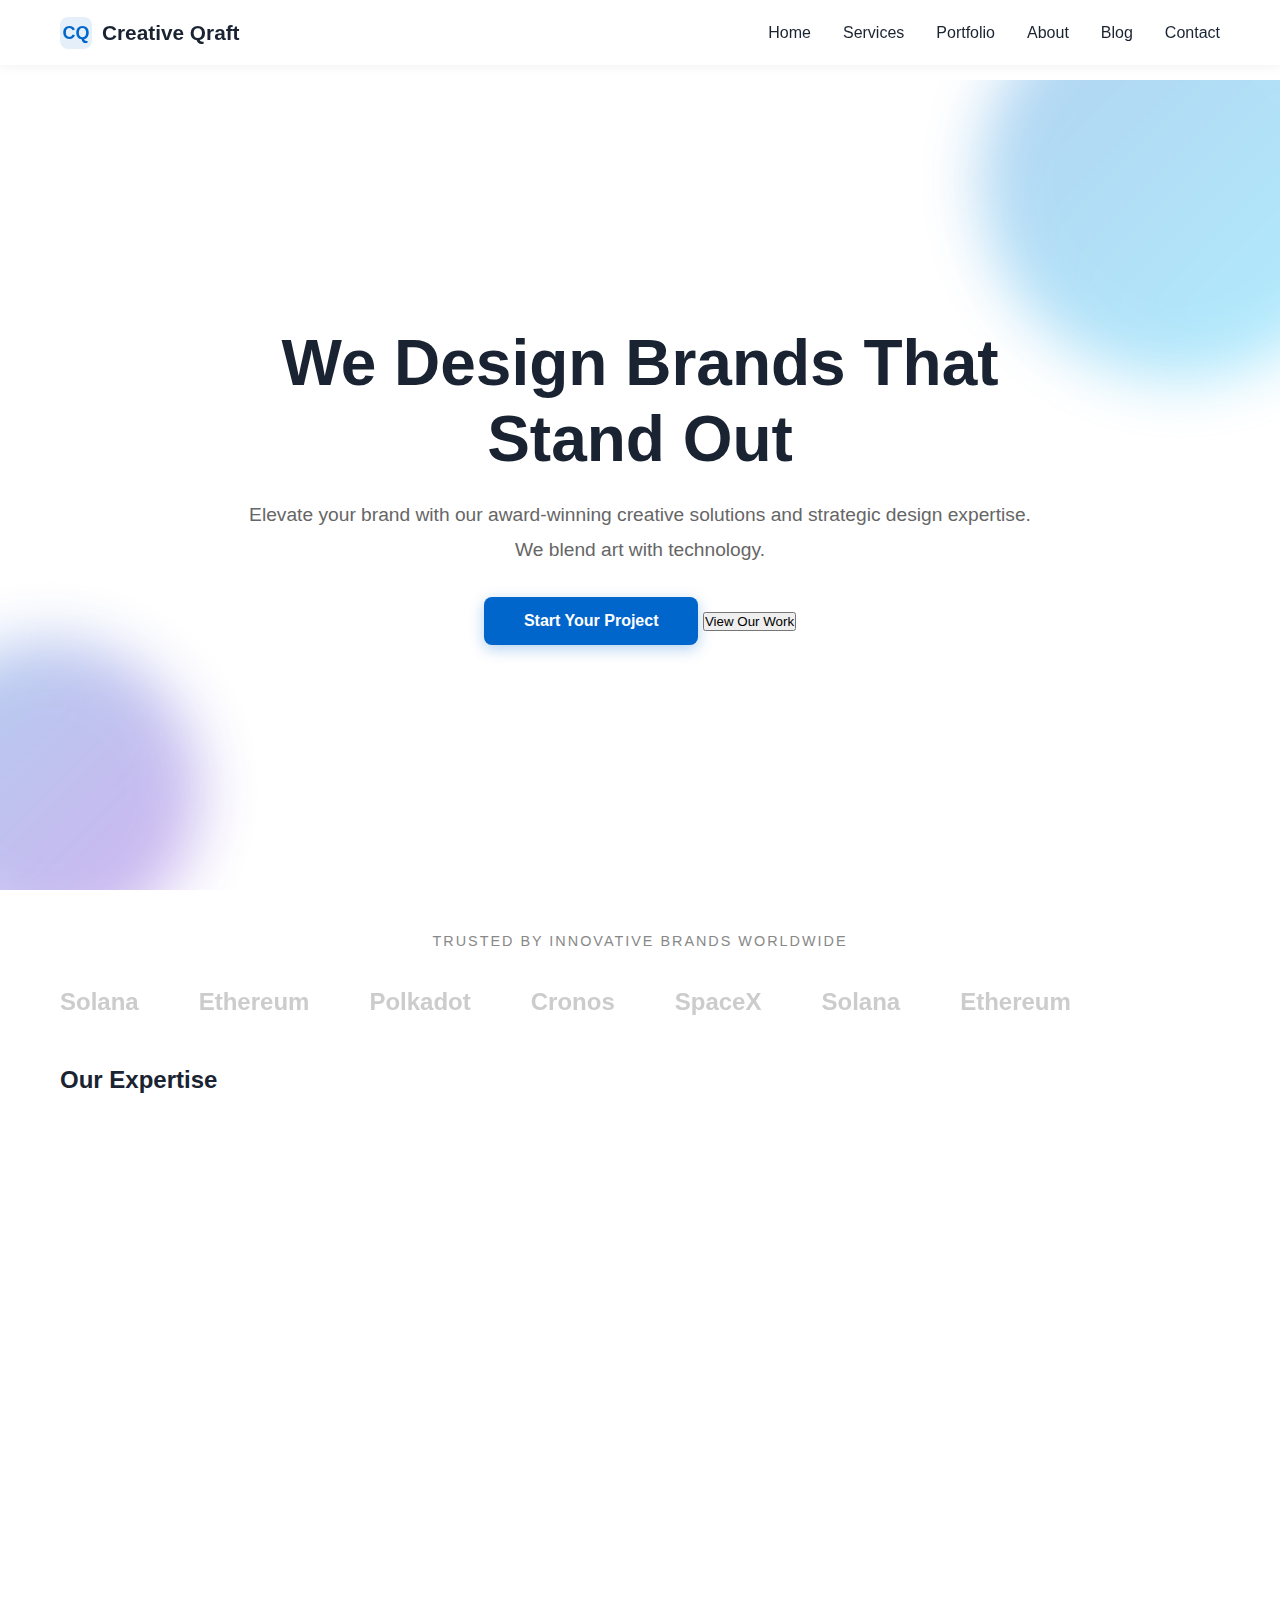
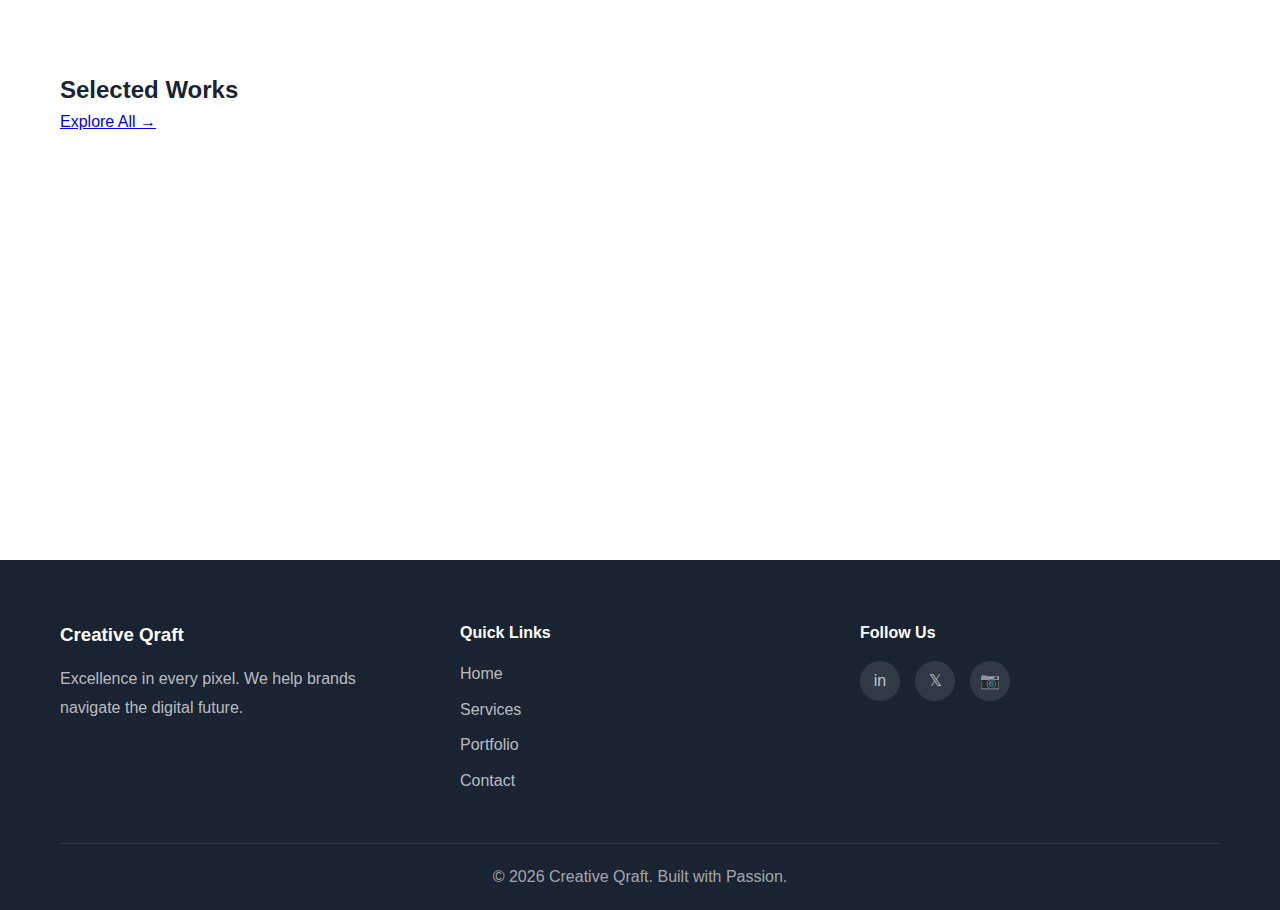
<file: public/index.html>
<!DOCTYPE html>
<html lang="en">
<head>
  <meta charset="UTF-8">
  <meta name="viewport" content="width=device-width, initial-scale=1.0">
  <title>Creative Qraft | Premium Design & Digital Agency</title>
  <link rel="stylesheet" href="styles.css">
</head>
<body>
  <nav class="navbar">
    <div class="container">
      <div class="nav-wrapper">
        <a href="index.html" class="logo">
          <svg width="32" height="32" viewBox="0 0 32 32" fill="none">
            <rect width="32" height="32" rx="8" fill="var(--accent)" opacity="0.1"/>
            <text x="16" y="22" font-size="18" font-weight="bold" text-anchor="middle" fill="var(--accent)">CQ</text>
          </svg>
          <span>Creative Qraft</span>
        </a>
        <button class="menu-toggle" id="menuToggle">
          <span></span>
          <span></span>
          <span></span>
        </button>
        <ul class="nav-links" id="navLinks">
          <li><a href="index.html">Home</a></li>
          <li><a href="services.html">Services</a></li>
          <li><a href="portfolio.html">Portfolio</a></li>
          <li><a href="about.html">About</a></li>
          <li><a href="blog.html">Blog</a></li>
          <li><a href="contact.html">Contact</a></li>
        </ul>
      </div>
    </div>
  </nav>

  <section class="hero" id="home">
    <div class="hero-content">
      <h1 class="hero-title">We Design Brands That <span class="text-gradient">Stand Out</span></h1>
      <p class="hero-subtitle">Elevate your brand with our award-winning creative solutions and strategic design expertise. We blend art with technology.</p>
      <div class="hero-btns">
        <button class="cta-button" onclick="window.location.href='contact.html'">Start Your Project</button>
        <button class="secondary-button" onclick="window.location.href='portfolio.html'">View Our Work</button>
      </div>
    </div>
    <div class="hero-background">
      <div class="gradient-blob blob-1"></div>
      <div class="gradient-blob blob-2"></div>
    </div>
  </section>
  
  <section class="clients">
    <div class="container">
      <p class="trust-text">Trusted by innovative brands worldwide</p>
      <div class="logo-track">
        <div class="logo-item">Solana</div>
        <div class="logo-item">Ethereum</div>
        <div class="logo-item">Polkadot</div>
        <div class="logo-item">Cronos</div>
        <div class="logo-item">SpaceX</div>
        <div class="logo-item">Solana</div>
        <div class="logo-item">Ethereum</div>
      </div>
    </div>
  </section>

  <section class="services-preview">
    <div class="container">
      <h2 class="section-title">Our Expertise</h2>
      <div class="services-grid">
        <div class="service-card large">
          <div class="service-icon">🎨</div>
          <h3>Branding & Identity</h3>
          <p>We create visual stories that resonate and define your market presence.</p>
        </div>
        <div class="service-card">
          <div class="service-icon">💻</div>
          <h3>Web Design</h3>
          <p>Modern, high-performance interfaces.</p>
        </div>
        <div class="service-card">
          <div class="service-icon">📱</div>
          <h3>App Design</h3>
          <p>User-centric mobile experiences.</p>
        </div>
        <div class="service-card medium">
          <div class="service-icon">🚀</div>
          <h3>Digital Strategy</h3>
          <p>Scaling your brand's digital footprint with data-driven roadmaps.</p>
        </div>
      </div>
    </div>
  </section>

  <section class="portfolio-preview">
    <div class="container">
      <div class="section-header">
        <h2>Selected Works</h2>
        <a href="portfolio.html" class="text-link">Explore All →</a>
      </div>
      <div class="portfolio-grid">
        <div class="portfolio-item">
          <img src="assets/Saas.png" alt="SaaS Design">
          <div class="portfolio-overlay">
            <h3>SaaS Platform</h3>
            <p>UI/UX & Development</p>
          </div>
        </div>
        <div class="portfolio-item">
          <img src="assets/ecommerce rebrand.png" alt="Branding">
          <div class="portfolio-overlay">
            <h3>Modern Retail</h3>
            <p>Branding & Strategy</p>
          </div>
        </div>
      </div>
    </div>
  </section>

  <footer class="footer">
    <div class="container">
      <div class="footer-content">
        <div class="footer-section">
          <h3>Creative Qraft</h3>
          <p>Excellence in every pixel. We help brands navigate the digital future.</p>
        </div>
        <div class="footer-section">
          <h4>Quick Links</h4>
          <ul>
            <li><a href="index.html">Home</a></li>
            <li><a href="services.html">Services</a></li>
            <li><a href="portfolio.html">Portfolio</a></li>
            <li><a href="contact.html">Contact</a></li>
          </ul>
        </div>
        <div class="footer-section">
          <h4>Follow Us</h4>
          <div class="social-links">
            <a href="#">in</a>
            <a href="#">𝕏</a>
            <a href="#">📷</a>
          </div>
        </div>
      </div>
      <div class="footer-bottom">
        <p>&copy; 2026 Creative Qraft. Built with Passion.</p>
      </div>
    </div>
  </footer>

  <script src="script.js"></script>
</body>
</html>
</file>
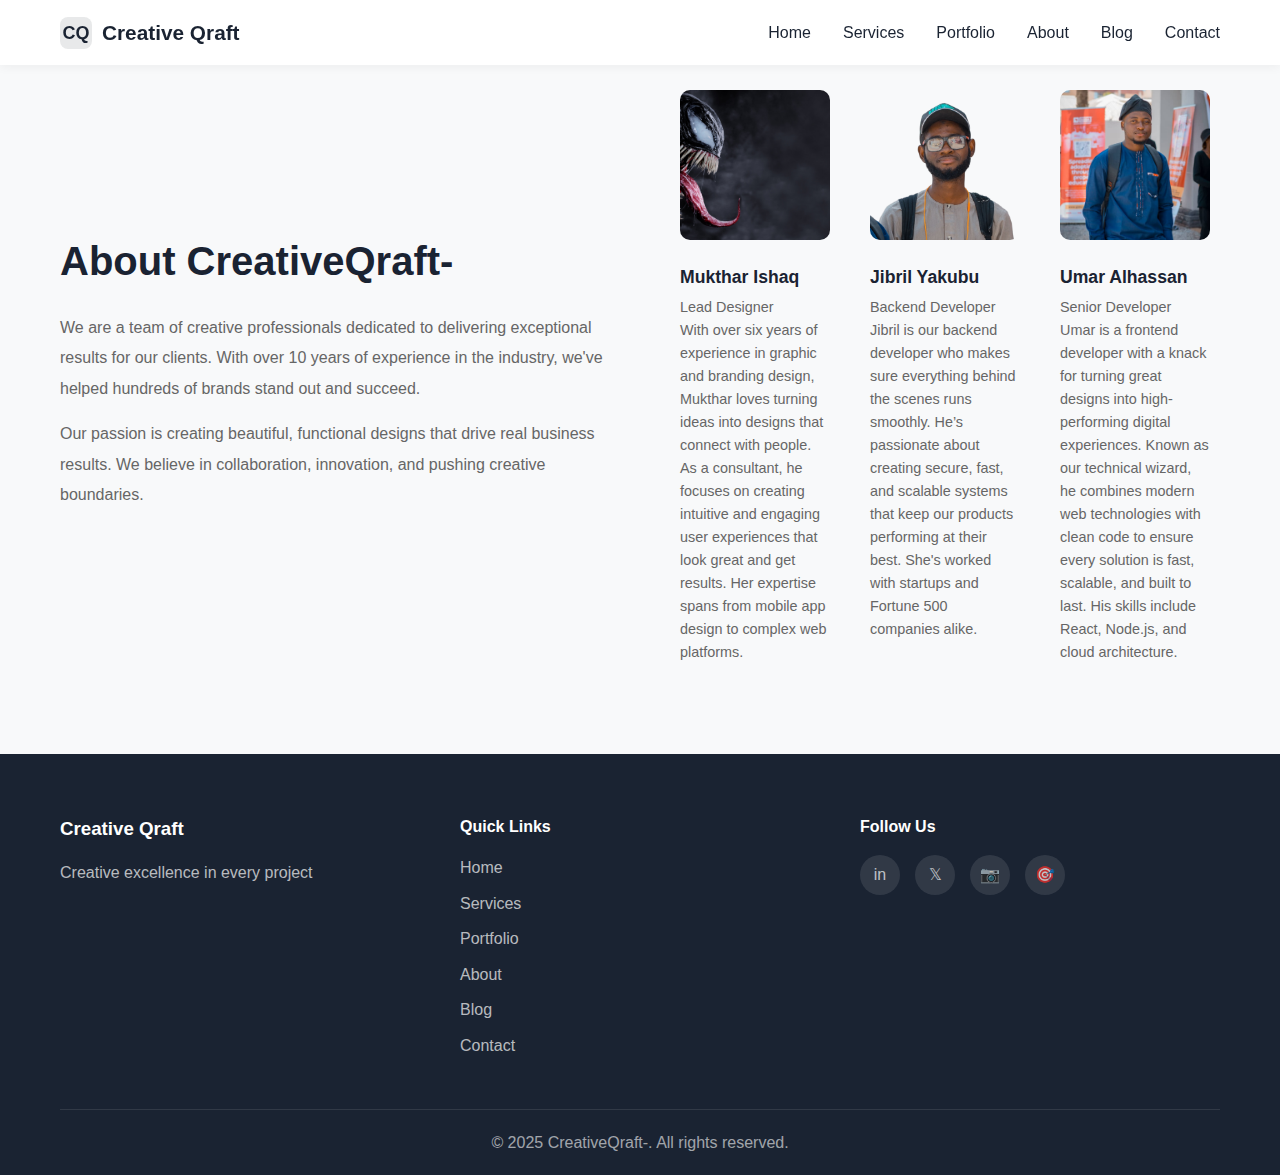
<file: about.html>
<!DOCTYPE html>
<html lang="en">
<head>
    <meta charset="UTF-8">
    <meta name="viewport" content="width=device-width, initial-scale=1.0">
    <title>Document</title>
    <link rel="stylesheet" href="styles.css">
</head>
<body>
<!-- Navigation -->
  <nav class="navbar">
    <div class="container">
      <div class="nav-wrapper">
        <div class="logo">
          <svg width="32" height="32" viewBox="0 0 32 32" fill="none">
            <rect width="32" height="32" rx="8" fill="currentColor" opacity="0.1"/>
            <text x="16" y="22" font-size="18" font-weight="bold" text-anchor="middle" fill="currentColor">CQ</text>
          </svg>
          <span>Creative Qraft</span>
        </div>
        <button class="menu-toggle" id="menuToggle">
          <span></span>
          <span></span>
          <span></span>
        </button>
        <ul class="nav-links" id="navLinks">
          <li><a href="home.html">Home</a></li>
          <li><a href="services.html">Services</a></li>
          <li><a href="portfolio.html">Portfolio</a></li>
          <li><a href="about.html">About</a></li>
          <li><a href="blog.html">Blog</a></li>
          <li><a href="contact.html">Contact</a></li>
        </ul>
      </div>
    </div>
  </nav>

    <!-- About Section -->
  <section class="about" id="about">
    <div class="container">
      <div class="about-content">
        <div class="about-text">
          <h2>About CreativeQraft-</h2>
          <p>We are a team of creative professionals dedicated to delivering exceptional results for our clients. With over 10 years of experience in the industry, we've helped hundreds of brands stand out and succeed.</p>
          <p>Our passion is creating beautiful, functional designs that drive real business results. We believe in collaboration, innovation, and pushing creative boundaries.</p>
        </div>
        <div class="team-grid">
          <div class="team-member">
            <img src="Images/venom.jpg" alt="Team Member 1">
            <h3>Mukthar Ishaq</h3>
                    <p>Lead Designer</p>
                    <p>With over six years of experience in graphic and branding design, Mukthar loves turning ideas into designs that connect with people. As a consultant, he focuses on creating intuitive and engaging user experiences that look great and get results. Her expertise spans from mobile app design to complex web platforms.</p>
          </div>
          <div class="team-member">
            <img src="Images/ICE_1429~2.png" alt="Team Member 2">
            <h3>Jibril Yakubu</h3>
                    <p>Backend Developer</p>
                    <p>Jibril is our backend developer who makes sure everything behind the scenes runs smoothly. He’s passionate about creating secure, fast, and scalable systems that keep our products performing at their best. She's worked with startups and Fortune 500 companies alike.</p>
          </div>
          <div class="team-member">
            <img src="Images/frosh.jpg" alt="Team Member 3">
           <h3>Umar Alhassan</h3>
                    <p>Senior Developer</p>
                    <p>Umar is a frontend developer with a knack for turning great designs into high-performing digital experiences. Known as our technical wizard, he combines modern web technologies with clean code to ensure every solution is fast, scalable, and built to last. His skills include React, Node.js, and cloud architecture.</p>
          </div>
        </div>
      </div>
    </div>
  </section>


  <!-- Footer -->
  <footer class="footer">
    <div class="container">
      <div class="footer-content">
        <div class="footer-section">
          <h3>Creative Qraft</h3>
          <p>Creative excellence in every project</p>
        </div>
        <div class="footer-section">
          <h4>Quick Links</h4>
          <ul>
            <li><a href="home.html">Home</a></li>
          <li><a href="services.html">Services</a></li>
          <li><a href="portfolio.html">Portfolio</a></li>
          <li><a href="about.html">About</a></li>
          <li><a href="blog.html">Blog</a></li>
          <li><a href="contact.html">Contact</a></li>
          </ul>
        </div>
        <div class="footer-section">
          <h4>Follow Us</h4>
          <div class="social-links">
            <a href="#" aria-label="LinkedIn">in</a>
            <a href="#" aria-label="Twitter">𝕏</a>
            <a href="#" aria-label="Instagram">📷</a>
            <a href="#" aria-label="Dribbble">🎯</a>
          </div>
        </div>
      </div>
      <div class="footer-bottom">
        <p>&copy; 2025 CreativeQraft-. All rights reserved.</p>
      </div>
    </div>
  </footer>

  
  <script src="script.js"></script>
  </body>
</html>
</file>
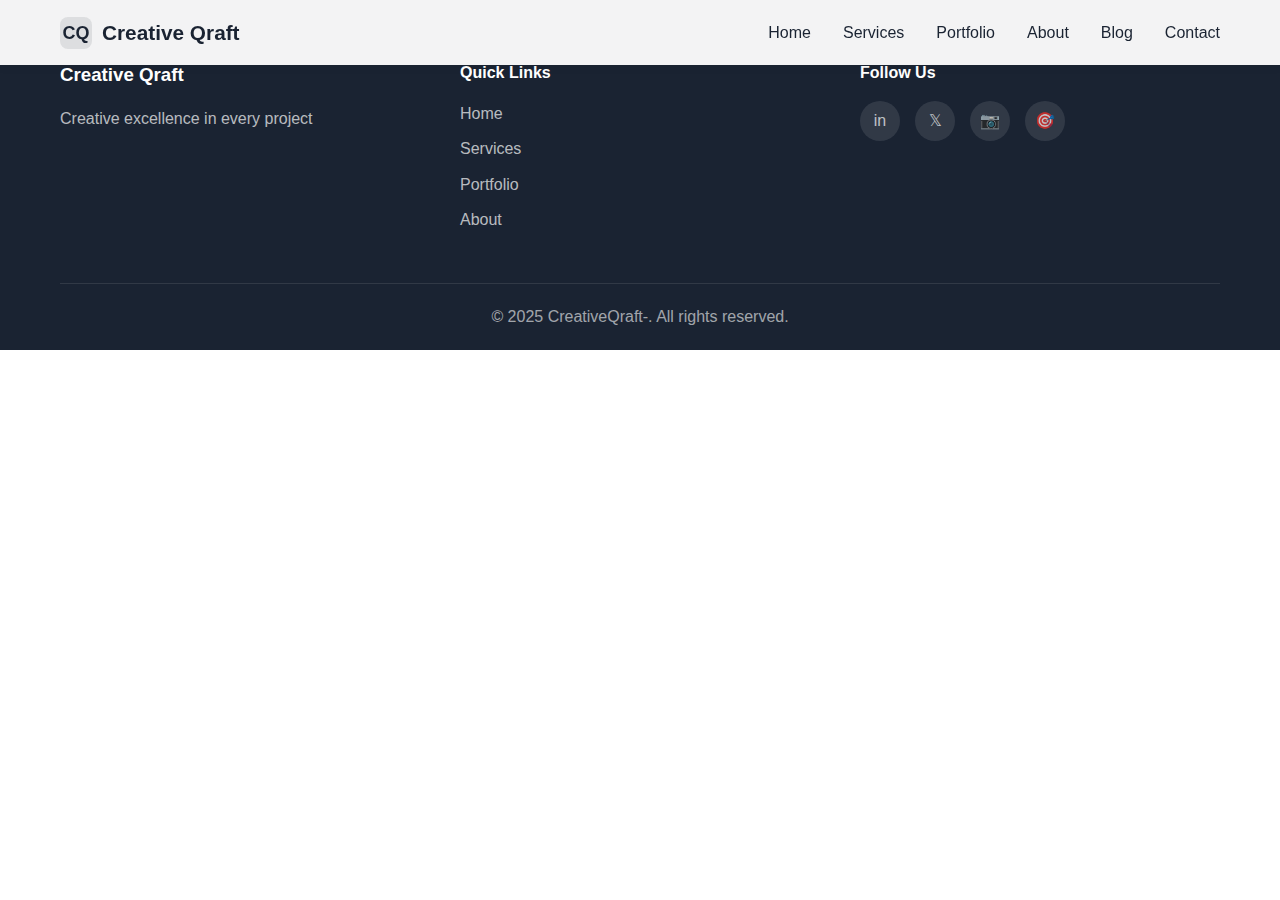
<file: blog.html>
<!-- Blog Section -->
  <!-- <section class="blog" id="blog">
    <div class="container">
      <h2>Latest from Our Blog</h2>
      <p class="section-subtitle">Insights and trends in design and marketing</p>
      <div class="blog-grid">
        <article class="blog-card">
          <img src="/placeholder.svg?height=250&width=400" alt="Blog post">
          <div class="blog-content">
            <span class="blog-date">December 10, 2024</span>
            <h3>Top Design Trends for 2024</h3>
            <p>Discover the latest design trends shaping the digital landscape and how to apply them to your projects.</p>
            <a href="#" class="read-more">Read More →</a>
          </div>
        </article>
        <article class="blog-card">
          <img src="/placeholder.svg?height=250&width=400" alt="Blog post">
          <div class="blog-content">
            <span class="blog-date">December 5, 2024</span>
            <h3>Building Accessible Web Experiences</h3>
            <p>Learn best practices for creating inclusive digital experiences that reach and engage all users.</p>
            <a href="#" class="read-more">Read More →</a>
          </div>
        </article>
        <article class="blog-card">
          <img src="/placeholder.svg?height=250&width=400" alt="Blog post">
          <div class="blog-content">
            <span class="blog-date">November 28, 2024</span>
            <h3>The Art of Strategic Branding</h3>
            <p>Explore the key elements that make a brand memorable and how to craft your unique brand story.</p>
            <a href="#" class="read-more">Read More →</a>
          </div>
        </article>
      </div>
    </div>
  </section> -->

  <!DOCTYPE html>
  <html lang="en">
  <head>
    <meta charset="UTF-8">
    <meta name="viewport" content="width=device-width, initial-scale=1.0">
    <title>Document</title>
    <link rel="stylesheet" href="styles.css">
  </head>
  <body>
    <!-- Navigation -->
  <nav class="navbar">
    <div class="container">
      <div class="nav-wrapper">
        <div class="logo">
          <svg width="32" height="32" viewBox="0 0 32 32" fill="none">
            <rect width="32" height="32" rx="8" fill="currentColor" opacity="0.1"/>
            <text x="16" y="22" font-size="18" font-weight="bold" text-anchor="middle" fill="currentColor">CQ</text>
          </svg>
          <span>Creative Qraft</span>
        </div>
        <button class="menu-toggle" id="menuToggle">
          <span></span>
          <span></span>
          <span></span>
        </button>
        <ul class="nav-links" id="navLinks">
          <li><a href="home.html">Home</a></li>
          <li><a href="services.html">Services</a></li>
          <li><a href="portfolio.html">Portfolio</a></li>
          <li><a href="about.html">About</a></li>
          <li><a href="blog.html">Blog</a></li>
          <li><a href="contact.html">Contact</a></li>
        </ul>
      </div>
    </div>
  </nav>






  <!-- Footer -->
  <footer class="footer">
    <div class="container">
      <div class="footer-content">
        <div class="footer-section">
          <h3>Creative Qraft</h3>
          <p>Creative excellence in every project</p>
        </div>
        <div class="footer-section">
          <h4>Quick Links</h4>
          <ul>
            <li><a href="#home">Home</a></li>
            <li><a href="#services">Services</a></li>
            <li><a href="#portfolio">Portfolio</a></li>
            <li><a href="#about">About</a></li>
          </ul>
        </div>
        <div class="footer-section">
          <h4>Follow Us</h4>
          <div class="social-links">
            <a href="#" aria-label="LinkedIn">in</a>
            <a href="#" aria-label="Twitter">𝕏</a>
            <a href="#" aria-label="Instagram">📷</a>
            <a href="#" aria-label="Dribbble">🎯</a>
          </div>
        </div>
      </div>
      <div class="footer-bottom">
        <p>&copy; 2025 CreativeQraft-. All rights reserved.</p>
      </div>
    </div>
  </footer>

  <script src="script.js"></script>
  </body>
  </html>
</file>
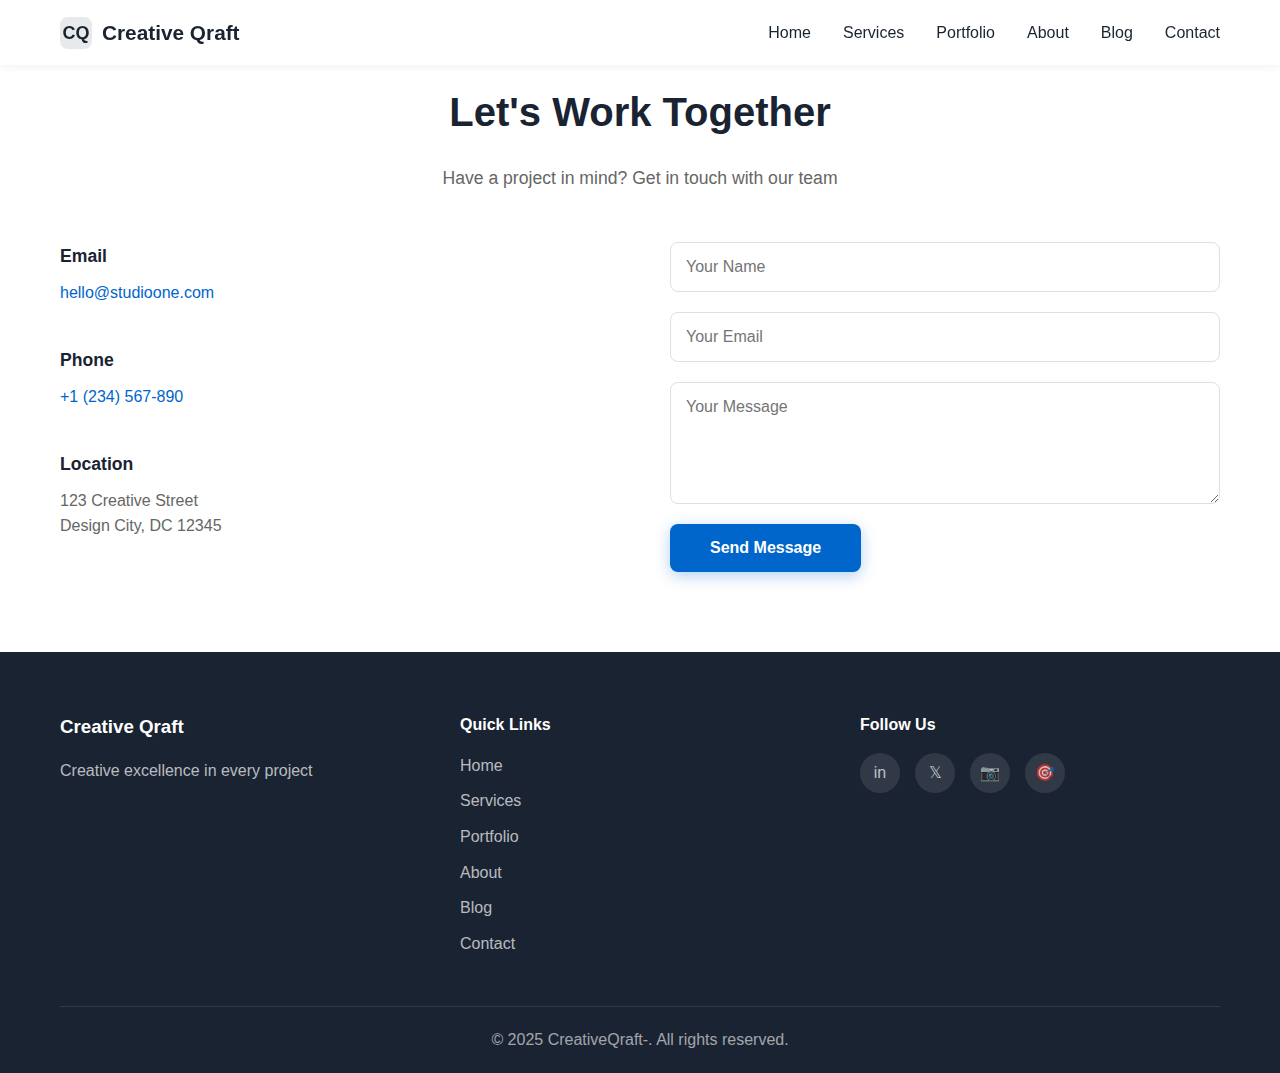
<file: contact.html>
<!DOCTYPE html>
<html lang="en">
<head>
    <meta charset="UTF-8">
    <meta name="viewport" content="width=device-width, initial-scale=1.0">
    <title>Document</title>
    <link rel="stylesheet" href="styles.css">
</head>
<body>
<!-- Navigation -->
  <nav class="navbar">
    <div class="container">
      <div class="nav-wrapper">
        <div class="logo">
          <svg width="32" height="32" viewBox="0 0 32 32" fill="none">
            <rect width="32" height="32" rx="8" fill="currentColor" opacity="0.1"/>
            <text x="16" y="22" font-size="18" font-weight="bold" text-anchor="middle" fill="currentColor">CQ</text>
          </svg>
          <span>Creative Qraft</span>
        </div>
        <button class="menu-toggle" id="menuToggle">
          <span></span>
          <span></span>
          <span></span>
        </button>
        <ul class="nav-links" id="navLinks">
          <li><a href="home.html">Home</a></li>
          <li><a href="services.html">Services</a></li>
          <li><a href="portfolio.html">Portfolio</a></li>
          <li><a href="about.html">About</a></li>
          <li><a href="blog.html">Blog</a></li>
          <li><a href="contact.html">Contact</a></li>
        </ul>
      </div>
    </div>
  </nav>

      <!-- Contact Section -->
  <section class="contact" id="contact">
    <div class="container">
      <h2>Let's Work Together</h2>
      <p class="section-subtitle">Have a project in mind? Get in touch with our team</p>
      <div class="contact-wrapper">
        <div class="contact-info">
          <div class="info-item">
            <h3>Email</h3>
            <p><a href="mailto:hello@studioone.com">hello@studioone.com</a></p>
          </div>
          <div class="info-item">
            <h3>Phone</h3>
            <p><a href="tel:+1234567890">+1 (234) 567-890</a></p>
          </div>
          <div class="info-item">
            <h3>Location</h3>
            <p>123 Creative Street<br>Design City, DC 12345</p>
          </div>
        </div>
        <form class="contact-form" id="contactForm">
          <div class="form-group">
            <input type="text" id="name" placeholder="Your Name" required>
          </div>
          <div class="form-group">
            <input type="email" id="email" placeholder="Your Email" required>
          </div>
          <div class="form-group">
            <textarea id="message" placeholder="Your Message" rows="5" required></textarea>
          </div>
          <button type="submit" class="submit-button">Send Message</button>
          <p class="form-message" id="formMessage"></p>
        </form>
      </div>
    </div>
  </section>

  <!-- Footer -->
  <footer class="footer">
    <div class="container">
      <div class="footer-content">
        <div class="footer-section">
          <h3>Creative Qraft</h3>
          <p>Creative excellence in every project</p>
        </div>
        <div class="footer-section">
          <h4>Quick Links</h4>
          <ul>
            <li><a href="home.html">Home</a></li>
          <li><a href="services.html">Services</a></li>
          <li><a href="portfolio.html">Portfolio</a></li>
          <li><a href="about.html">About</a></li>
          <li><a href="blog.html">Blog</a></li>
          <li><a href="contact.html">Contact</a></li>
          </ul>
        </div>
        <div class="footer-section">
          <h4>Follow Us</h4>
          <div class="social-links">
            <a href="#" aria-label="LinkedIn">in</a>
            <a href="#" aria-label="Twitter">𝕏</a>
            <a href="#" aria-label="Instagram">📷</a>
            <a href="#" aria-label="Dribbble">🎯</a>
          </div>
        </div>
      </div>
      <div class="footer-bottom">
        <p>&copy; 2025 CreativeQraft-. All rights reserved.</p>
      </div>
    </div>
  </footer>

  <script src="script.js"></script>
</body>
</html>
</file>
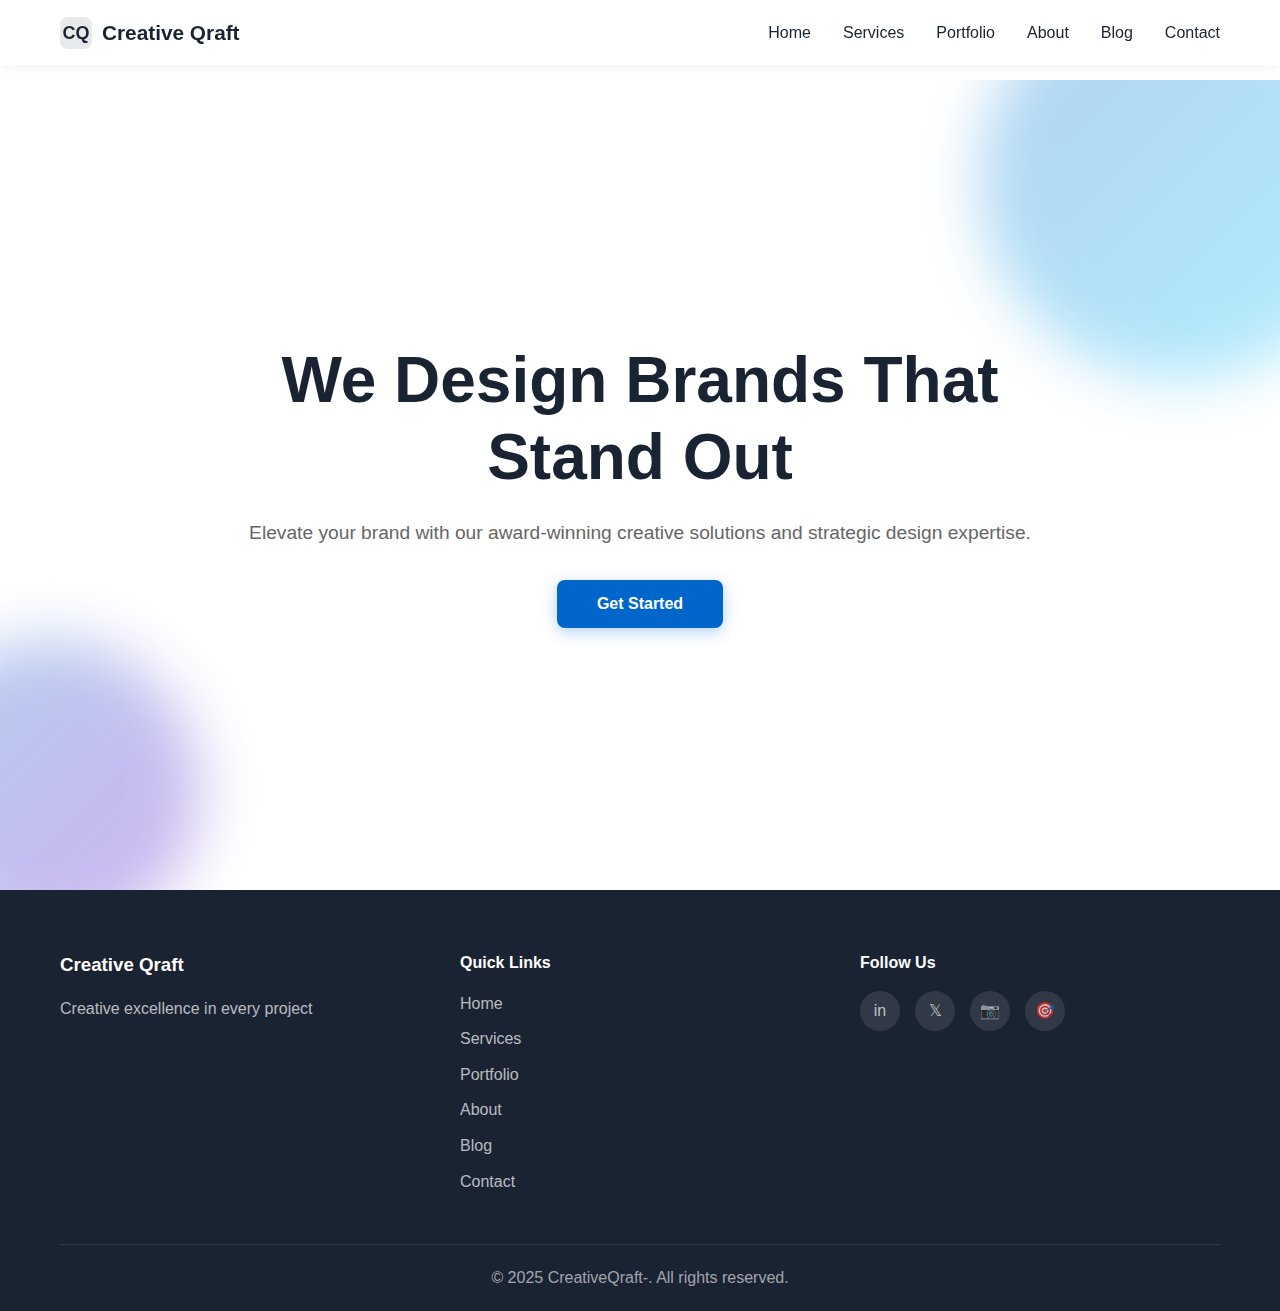
<file: home.html>
<!DOCTYPE html>
<html lang="en">
<head>
  <meta charset="UTF-8">
  <meta name="viewport" content="width=device-width, initial-scale=1.0">
  <title>CreativeQraft- Creative Agency</title>
  <link rel="stylesheet" href="styles.css">
</head>
<body>
  <!-- Navigation -->
  <nav class="navbar">
    <div class="container">
      <div class="nav-wrapper">
        <div class="logo">
          <svg width="32" height="32" viewBox="0 0 32 32" fill="none">
            <rect width="32" height="32" rx="8" fill="currentColor" opacity="0.1"/>
            <text x="16" y="22" font-size="18" font-weight="bold" text-anchor="middle" fill="currentColor">CQ</text>
          </svg>
          <span>Creative Qraft</span>
        </div>
        <button class="menu-toggle" id="menuToggle">
          <span></span>
          <span></span>
          <span></span>
        </button>
        <ul class="nav-links" id="navLinks">
          <li><a href="home.html">Home</a></li>
          <li><a href="services.html">Services</a></li>
          <li><a href="portfolio.html">Portfolio</a></li>
          <li><a href="about.html">About</a></li>
          <li><a href="blog.html">Blog</a></li>
          <li><a href="contact.html">Contact</a></li>
        </ul>
      </div>
    </div>
  </nav>

  <!-- Hero Section -->
  <section class="hero" id="home">
    <div class="hero-content">
      <h1 class="hero-title">We Design Brands That Stand Out</h1>
      <p class="hero-subtitle">Elevate your brand with our award-winning creative solutions and strategic design expertise.</p>
      <button class="cta-button" onclick="document.getElementById('contact').scrollIntoView({ behavior: 'smooth' })">Get Started</button>
    </div>
    <div class="hero-background">
      <div class="gradient-blob blob-1"></div>
      <div class="gradient-blob blob-2"></div>
    </div>
  </section>

 
  

  

  



  </section>

  <!-- Footer -->
  <footer class="footer">
    <div class="container">
      <div class="footer-content">
        <div class="footer-section">
          <h3>Creative Qraft</h3>
          <p>Creative excellence in every project</p>
        </div>
        <div class="footer-section">
          <h4>Quick Links</h4>
          <ul>
            <li><a href="home.html">Home</a></li>
          <li><a href="services.html">Services</a></li>
          <li><a href="portfolio.html">Portfolio</a></li>
          <li><a href="about.html">About</a></li>
          <li><a href="blog.html">Blog</a></li>
          <li><a href="contact.html">Contact</a></li>
          </ul>
        </div>
        <div class="footer-section">
          <h4>Follow Us</h4>
          <div class="social-links">
            <a href="#" aria-label="LinkedIn">in</a>
            <a href="#" aria-label="Twitter">𝕏</a>
            <a href="#" aria-label="Instagram">📷</a>
            <a href="#" aria-label="Dribbble">🎯</a>
          </div>
        </div>
      </div>
      <div class="footer-bottom">
        <p>&copy; 2025 CreativeQraft-. All rights reserved.</p>
      </div>
    </div>
  </footer>

  <script src="script.js"></script>
  </body>
  </html>
</file>
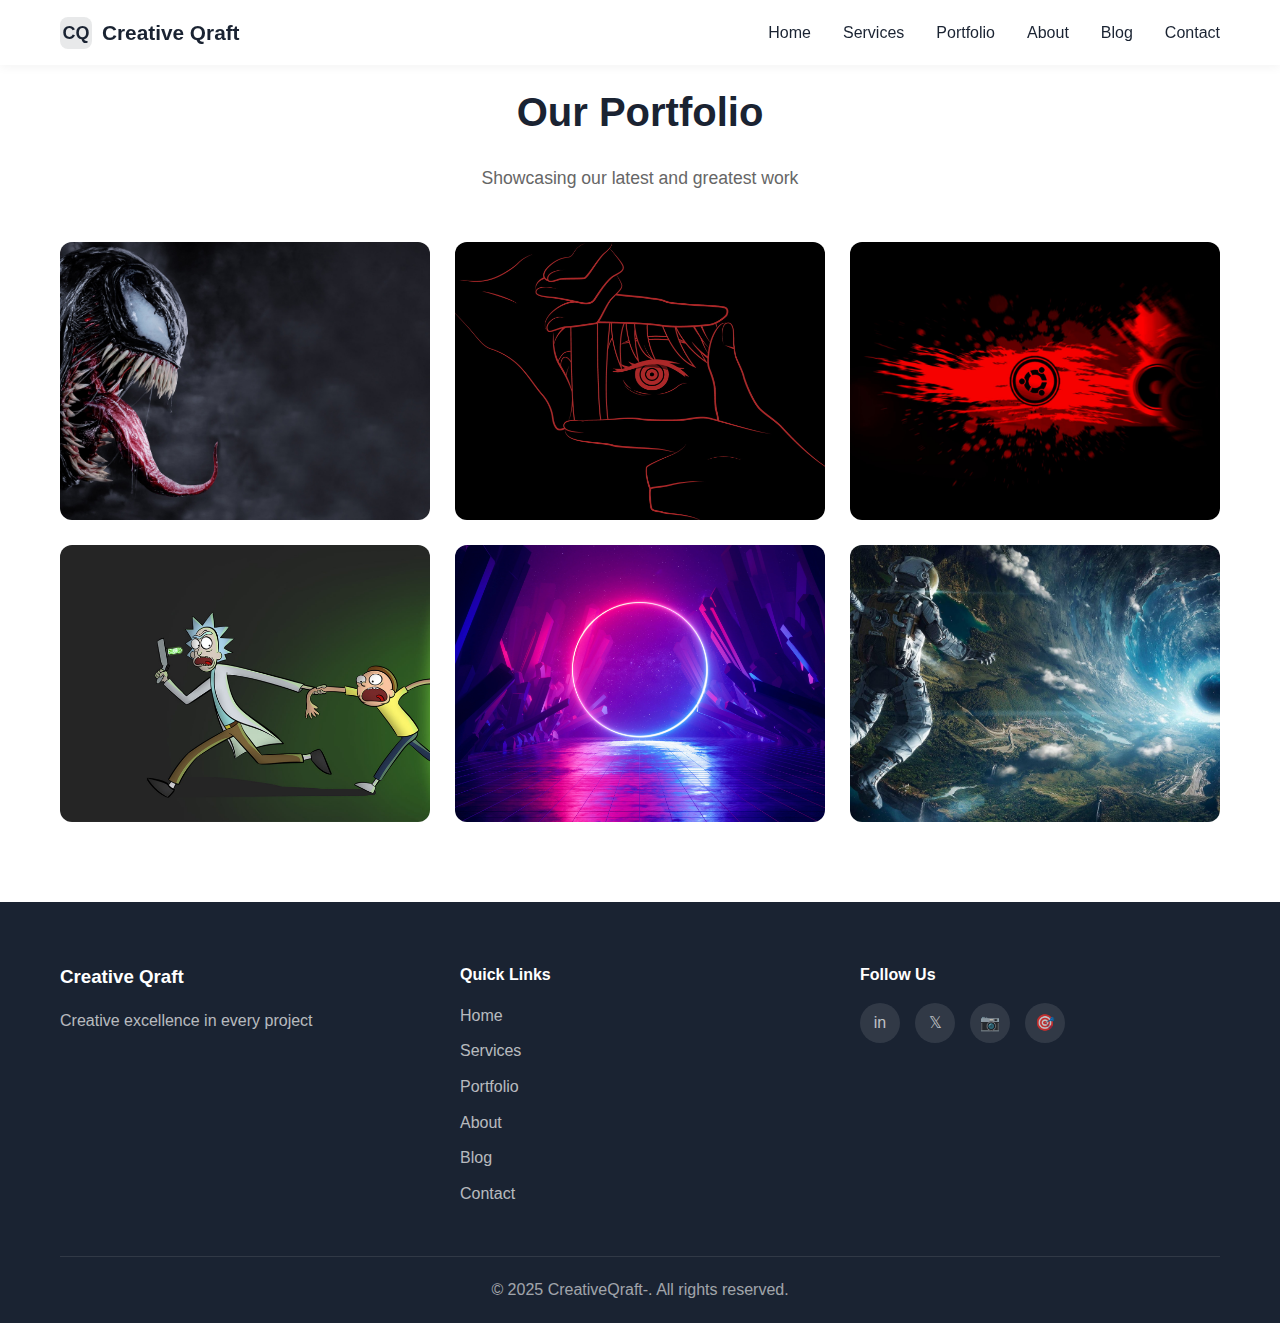
<file: portfolio.html>
<!DOCTYPE html>
<html lang="en">
<head>
    <meta charset="UTF-8">
    <meta name="viewport" content="width=device-width, initial-scale=1.0">
    <title>Document</title>
    <link rel="stylesheet" href="styles.css">
</head>
<body>
<!-- Navigation -->
  <nav class="navbar">
    <div class="container">
      <div class="nav-wrapper">
        <div class="logo">
          <svg width="32" height="32" viewBox="0 0 32 32" fill="none">
            <rect width="32" height="32" rx="8" fill="currentColor" opacity="0.1"/>
            <text x="16" y="22" font-size="18" font-weight="bold" text-anchor="middle" fill="currentColor">CQ</text>
          </svg>
          <span>Creative Qraft</span>
        </div>
        <button class="menu-toggle" id="menuToggle">
          <span></span>
          <span></span>
          <span></span>
        </button>
        <ul class="nav-links" id="navLinks">
          <li><a href="home.html">Home</a></li>
          <li><a href="services.html">Services</a></li>
          <li><a href="portfolio.html">Portfolio</a></li>
          <li><a href="about.html">About</a></li>
          <li><a href="blog.html">Blog</a></li>
          <li><a href="contact.html">Contact</a></li>
        </ul>
      </div>
    </div>
  </nav>

    <!-- Portfolio Section -->
  <section class="portfolio" id="portfolio">
    <div class="container">
      <h2>Our Portfolio</h2>
      <p class="section-subtitle">Showcasing our latest and greatest work</p>
      <div class="portfolio-grid">
        <div class="portfolio-item">
          <div class="portfolio-image">
            <img src="Images/venom.jpg" alt="Project 1">
            <div class="portfolio-overlay">
              <h3>Modern SaaS Platform</h3>
              <p>Web Design, Development</p>
            </div>
          </div>
        </div>
        <div class="portfolio-item">
          <div class="portfolio-image">
            <img src="Images/wallpaperflare.com_wallpaper (3).jpg" alt="Project 2">
            <div class="portfolio-overlay">
              <h3>E-Commerce Rebrand</h3>
              <p>Branding, Web Design</p>
            </div>
          </div>
        </div>
        <div class="portfolio-item">
          <div class="portfolio-image">
            <img src="Images/wallpaperflare.com_wallpaper(7).jpg" alt="Project 3">
            <div class="portfolio-overlay">
              <h3>Digital Product Launch</h3>
              <p>UI/UX, Development</p>
            </div>
          </div>
        </div>
        <div class="portfolio-item">
          <div class="portfolio-image">
            <img src="Images/wallpaperflare.com_wallpaper (1).jpg" alt="Project 4">
            <div class="portfolio-overlay">
              <h3>Corporate Identity</h3>
              <p>Branding, Strategy</p>
            </div>
          </div>
        </div>
        <div class="portfolio-item">
          <div class="portfolio-image">
            <img src="Images/wallpaperflare.com_wallpaper(9).jpg" alt="Project 5">
            <div class="portfolio-overlay">
              <h3>Mobile App Design</h3>
              <p>UI/UX, Development</p>
            </div>
          </div>
        </div>
        <div class="portfolio-item">
          <div class="portfolio-image">
            <img src="Images/wallpaperflare.com_wallpaper(12).jpg" alt="Project 6">
            <div class="portfolio-overlay">
              <h3>Marketing Campaign</h3>
              <p>Creative, Strategy</p>
            </div>
          </div>
        </div>
      </div>
    </div>
  </section>



  <!-- Footer -->
  <footer class="footer">
    <div class="container">
      <div class="footer-content">
        <div class="footer-section">
          <h3>Creative Qraft</h3>
          <p>Creative excellence in every project</p>
        </div>
        <div class="footer-section">
          <h4>Quick Links</h4>
          <ul>
            <li><a href="home.html">Home</a></li>
          <li><a href="services.html">Services</a></li>
          <li><a href="portfolio.html">Portfolio</a></li>
          <li><a href="about.html">About</a></li>
          <li><a href="blog.html">Blog</a></li>
          <li><a href="contact.html">Contact</a></li>
          </ul>
        </div>
        <div class="footer-section">
          <h4>Follow Us</h4>
          <div class="social-links">
            <a href="#" aria-label="LinkedIn">in</a>
            <a href="#" aria-label="Twitter">𝕏</a>
            <a href="#" aria-label="Instagram">📷</a>
            <a href="#" aria-label="Dribbble">🎯</a>
          </div>
        </div>
      </div>
      <div class="footer-bottom">
        <p>&copy; 2025 CreativeQraft-. All rights reserved.</p>
      </div>
    </div>
  </footer>


  <script src="script.js"></script>
</body>
</html>
</file>
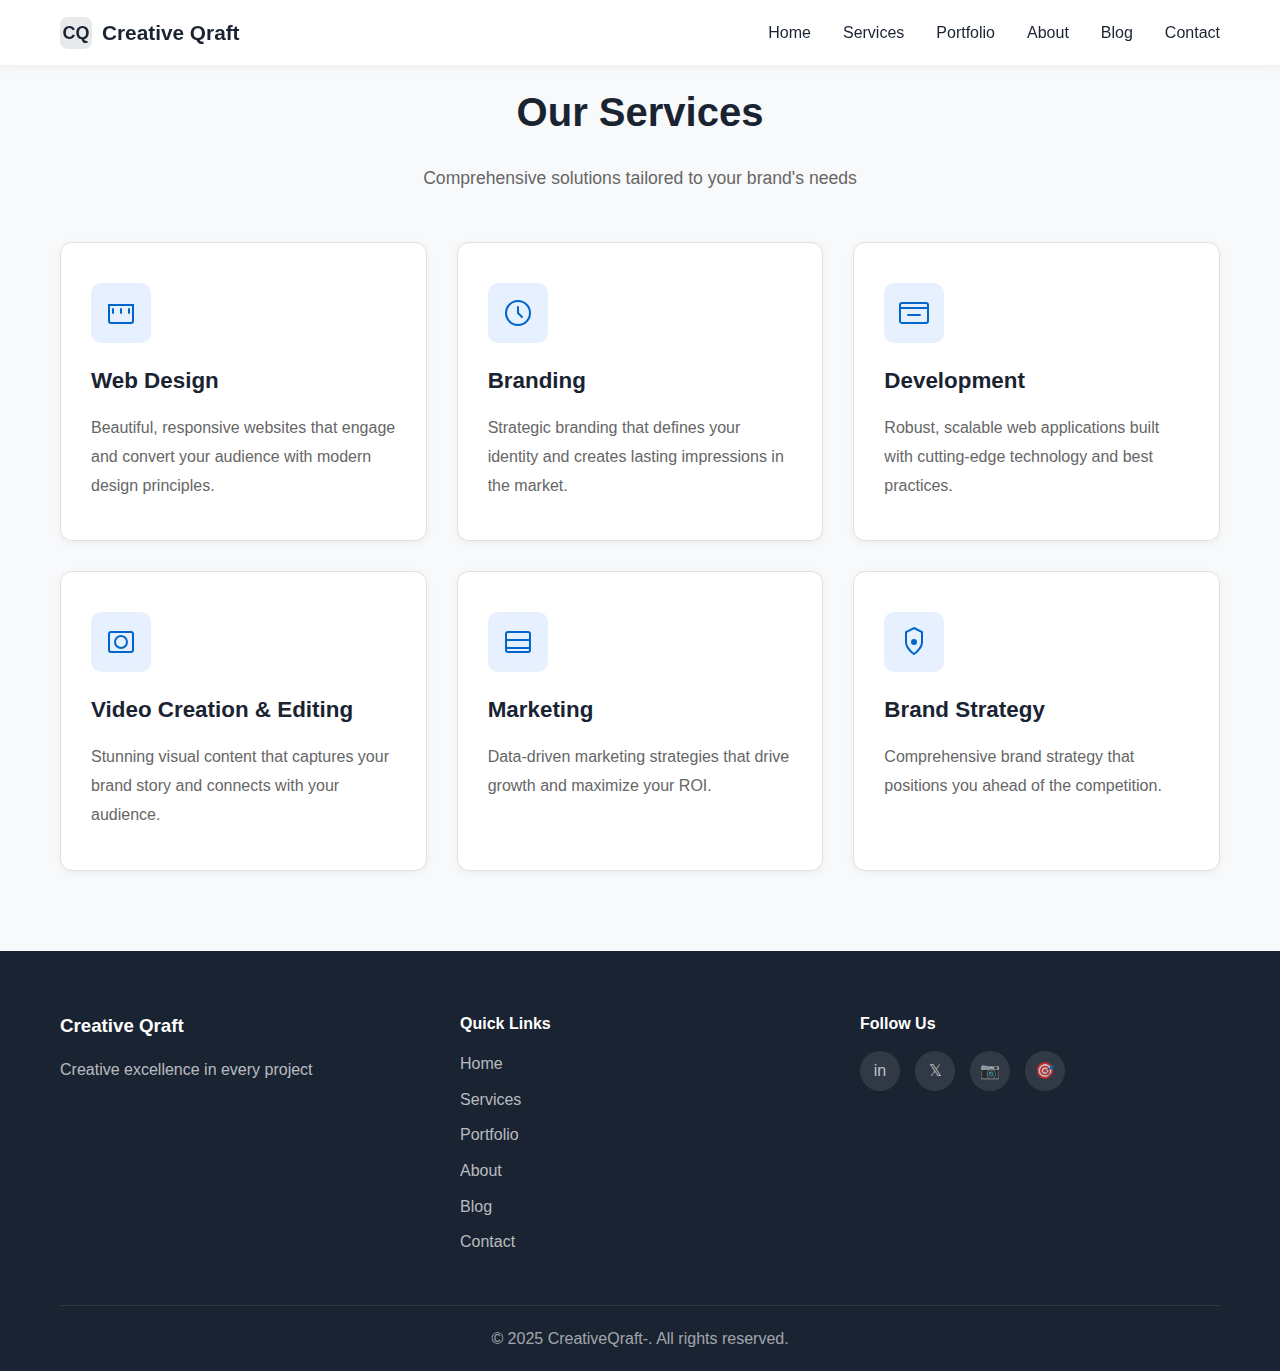
<file: services.html>
<!DOCTYPE html>
<html lang="en">
<head>
    <meta charset="UTF-8">
    <meta name="viewport" content="width=device-width, initial-scale=1.0">
    <title>Document</title>
    <link rel="stylesheet" href="styles.css">
</head>
<body>
<!-- Navigation -->
  <nav class="navbar">
    <div class="container">
      <div class="nav-wrapper">
        <div class="logo">
          <svg width="32" height="32" viewBox="0 0 32 32" fill="none">
            <rect width="32" height="32" rx="8" fill="currentColor" opacity="0.1"/>
            <text x="16" y="22" font-size="18" font-weight="bold" text-anchor="middle" fill="currentColor">CQ</text>
          </svg>
          <span>Creative Qraft</span>
        </div>
        <button class="menu-toggle" id="menuToggle">
          <span></span>
          <span></span>
          <span></span>
        </button>
        <ul class="nav-links" id="navLinks">
          <li><a href="home.html">Home</a></li>
          <li><a href="services.html">Services</a></li>
          <li><a href="portfolio.html">Portfolio</a></li>
          <li><a href="about.html">About</a></li>
          <li><a href="blog.html">Blog</a></li>
          <li><a href="contact.html">Contact</a></li>
        </ul>
      </div>
    </div>
  </nav>

     <!-- Services Section -->
  <section class="services" id="services">
    <div class="container">
      <h2>Our Services</h2>
      <p class="section-subtitle">Comprehensive solutions tailored to your brand's needs</p>
      <div class="services-grid">
        <div class="service-card">
          <div class="service-icon">
            <svg width="40" height="40" viewBox="0 0 40 40" fill="none">
              <path d="M8 12H32V28C32 29.1046 31.1046 30 30 30H10C8.89543 30 8 29.1046 8 28V12Z" stroke="currentColor" stroke-width="2"/>
              <path d="M8 12H32M12 16V20M20 16V20M28 16V20" stroke="currentColor" stroke-width="2" stroke-linecap="round"/>
            </svg>
          </div>
          <h3>Web Design</h3>
          <p>Beautiful, responsive websites that engage and convert your audience with modern design principles.</p>
        </div>
        <div class="service-card">
          <div class="service-icon">
            <svg width="40" height="40" viewBox="0 0 40 40" fill="none">
              <circle cx="20" cy="20" r="12" stroke="currentColor" stroke-width="2"/>
              <path d="M20 14V20L24 24" stroke="currentColor" stroke-width="2" stroke-linecap="round"/>
            </svg>
          </div>
          <h3>Branding</h3>
          <p>Strategic branding that defines your identity and creates lasting impressions in the market.</p>
        </div>
        <div class="service-card">
          <div class="service-icon">
            <svg width="40" height="40" viewBox="0 0 40 40" fill="none">
              <path d="M8 10H32C33.1046 10 34 10.8954 34 12V28C34 29.1046 33.1046 30 32 30H8C6.89543 30 6 29.1046 6 28V12C6 10.8954 6.89543 10 8 10Z" stroke="currentColor" stroke-width="2"/>
              <path d="M6 15H34M14 22H26" stroke="currentColor" stroke-width="2" stroke-linecap="round"/>
            </svg>
          </div>
          <h3>Development</h3>
          <p>Robust, scalable web applications built with cutting-edge technology and best practices.</p>
        </div>
        <div class="service-card">
          <div class="service-icon">
            <svg width="40" height="40" viewBox="0 0 40 40" fill="none">
              <path d="M8 12C8 10.8954 8.89543 10 10 10H30C31.1046 10 32 10.8954 32 12V28C32 29.1046 31.1046 30 30 30H10C8.89543 30 8 29.1046 8 28V12Z" stroke="currentColor" stroke-width="2"/>
              <circle cx="20" cy="20" r="6" stroke="currentColor" stroke-width="2"/>
            </svg>
          </div>
          <h3>Video Creation & Editing</h3>
          <p>Stunning visual content that captures your brand story and connects with your audience.</p>
        </div>
        <div class="service-card">
          <div class="service-icon">
            <svg width="40" height="40" viewBox="0 0 40 40" fill="none">
              <path d="M8 18H32M8 26H32M10 10H30C31.1046 10 32 10.8954 32 12V28C32 29.1046 31.1046 30 30 30H10C8.89543 30 8 29.1046 8 28V12C8 10.8954 8.89543 10 10 10Z" stroke="currentColor" stroke-width="2" stroke-linecap="round"/>
            </svg>
          </div>
          <h3>Marketing</h3>
          <p>Data-driven marketing strategies that drive growth and maximize your ROI.</p>
        </div>
        <div class="service-card">
          <div class="service-icon">
            <svg width="40" height="40" viewBox="0 0 40 40" fill="none">
              <path d="M20 6L28 10V20C28 26.6274 20 32 20 32C20 32 12 26.6274 12 20V10L20 6Z" stroke="currentColor" stroke-width="2"/>
              <circle cx="20" cy="20" r="3" fill="currentColor"/>
            </svg>
          </div>
          <h3>Brand Strategy</h3>
          <p>Comprehensive brand strategy that positions you ahead of the competition.</p>
        </div>
      </div>
    </div>
  </section>


  <!-- Footer -->
  <footer class="footer">
    <div class="container">
      <div class="footer-content">
        <div class="footer-section">
          <h3>Creative Qraft</h3>
          <p>Creative excellence in every project</p>
        </div>
        <div class="footer-section">
          <h4>Quick Links</h4>
          <ul>
            <li><a href="home.html">Home</a></li>
          <li><a href="services.html">Services</a></li>
          <li><a href="portfolio.html">Portfolio</a></li>
          <li><a href="about.html">About</a></li>
          <li><a href="blog.html">Blog</a></li>
          <li><a href="contact.html">Contact</a></li>
          </ul>
        </div>
        <div class="footer-section">
          <h4>Follow Us</h4>
          <div class="social-links">
            <a href="#" aria-label="LinkedIn">in</a>
            <a href="#" aria-label="Twitter">𝕏</a>
            <a href="#" aria-label="Instagram">📷</a>
            <a href="#" aria-label="Dribbble">🎯</a>
          </div>
        </div>
      </div>
      <div class="footer-bottom">
        <p>&copy; 2025 CreativeQraft-. All rights reserved.</p>
      </div>
    </div>
  </footer>


  <script src="script.js"></script>
</body>
</html>
</file>
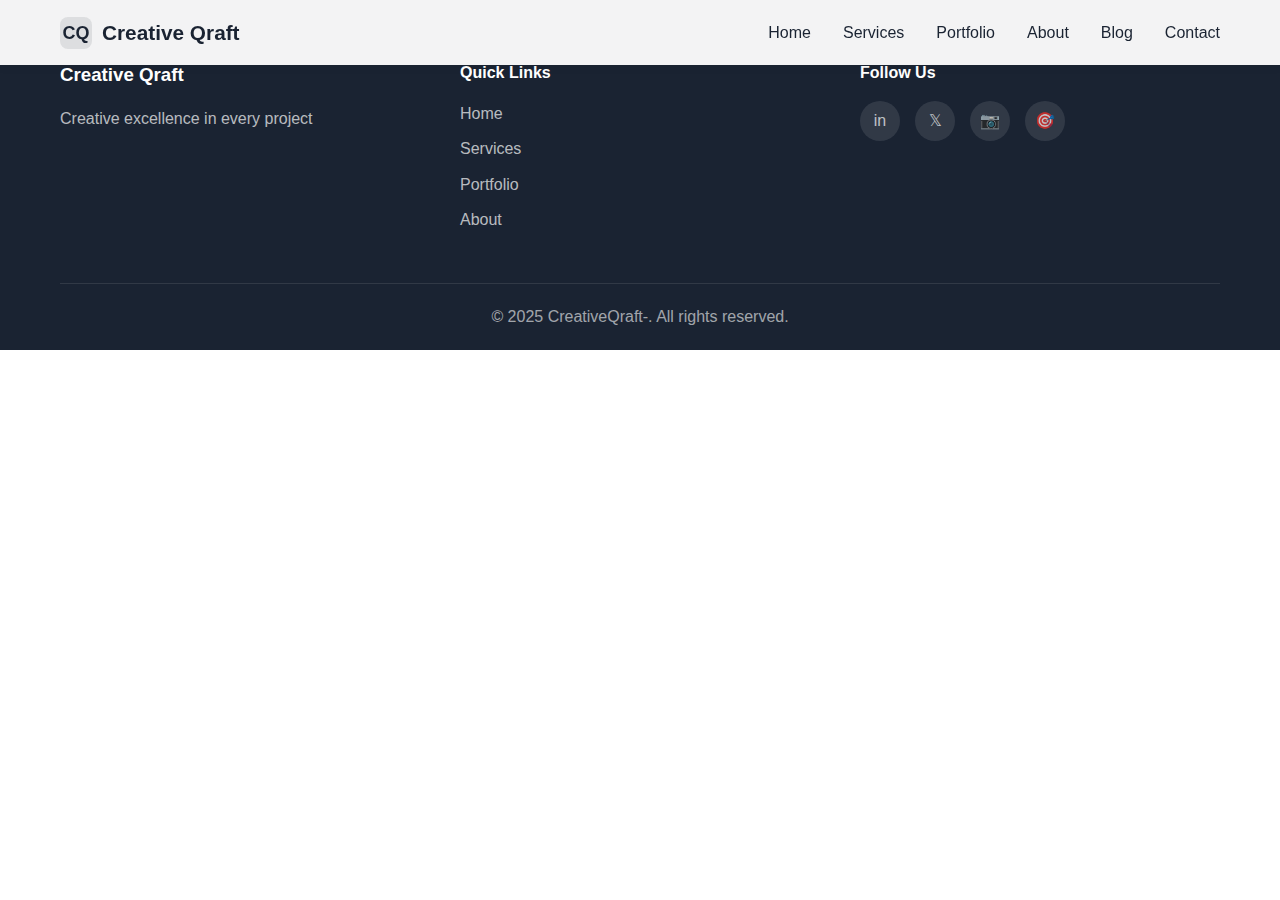
<file: public/blog.html>
<!DOCTYPE html>
  <html lang="en">
  <head>
    <meta charset="UTF-8">
    <meta name="viewport" content="width=device-width, initial-scale=1.0">
    <title>Document</title>
    <link rel="stylesheet" href="styles.css">
  </head>
  <body>
    <!-- Navigation -->
  <nav class="navbar">
    <div class="container">
      <div class="nav-wrapper">
        <div class="logo">
          <svg width="32" height="32" viewBox="0 0 32 32" fill="none">
            <rect width="32" height="32" rx="8" fill="currentColor" opacity="0.1"/>
            <text x="16" y="22" font-size="18" font-weight="bold" text-anchor="middle" fill="currentColor">CQ</text>
          </svg>
          <span>Creative Qraft</span>
        </div>
        <button class="menu-toggle" id="menuToggle">
          <span></span>
          <span></span>
          <span></span>
        </button>
        <ul class="nav-links" id="navLinks">
          <li><a href="index.html">Home</a></li>
          <li><a href="services.html">Services</a></li>
          <li><a href="portfolio.html">Portfolio</a></li>
          <li><a href="about.html">About</a></li>
          <li><a href="blog.html">Blog</a></li>
          <li><a href="contact.html">Contact</a></li>
        </ul>
      </div>
    </div>
  </nav>






  <!-- Footer -->
  <footer class="footer">
    <div class="container">
      <div class="footer-content">
        <div class="footer-section">
          <h3>Creative Qraft</h3>
          <p>Creative excellence in every project</p>
        </div>
        <div class="footer-section">
          <h4>Quick Links</h4>
          <ul>
            <li><a href="#home">Home</a></li>
            <li><a href="#services">Services</a></li>
            <li><a href="#portfolio">Portfolio</a></li>
            <li><a href="#about">About</a></li>
          </ul>
        </div>
        <div class="footer-section">
          <h4>Follow Us</h4>
          <div class="social-links">
            <a href="#" aria-label="LinkedIn">in</a>
            <a href="#" aria-label="Twitter">𝕏</a>
            <a href="#" aria-label="Instagram">📷</a>
            <a href="#" aria-label="Dribbble">🎯</a>
          </div>
        </div>
      </div>
      <div class="footer-bottom">
        <p>&copy; 2025 CreativeQraft-. All rights reserved.</p>
      </div>
    </div>
  </footer>

  <script src="script.js"></script>
  </body>
  </html>
</file>
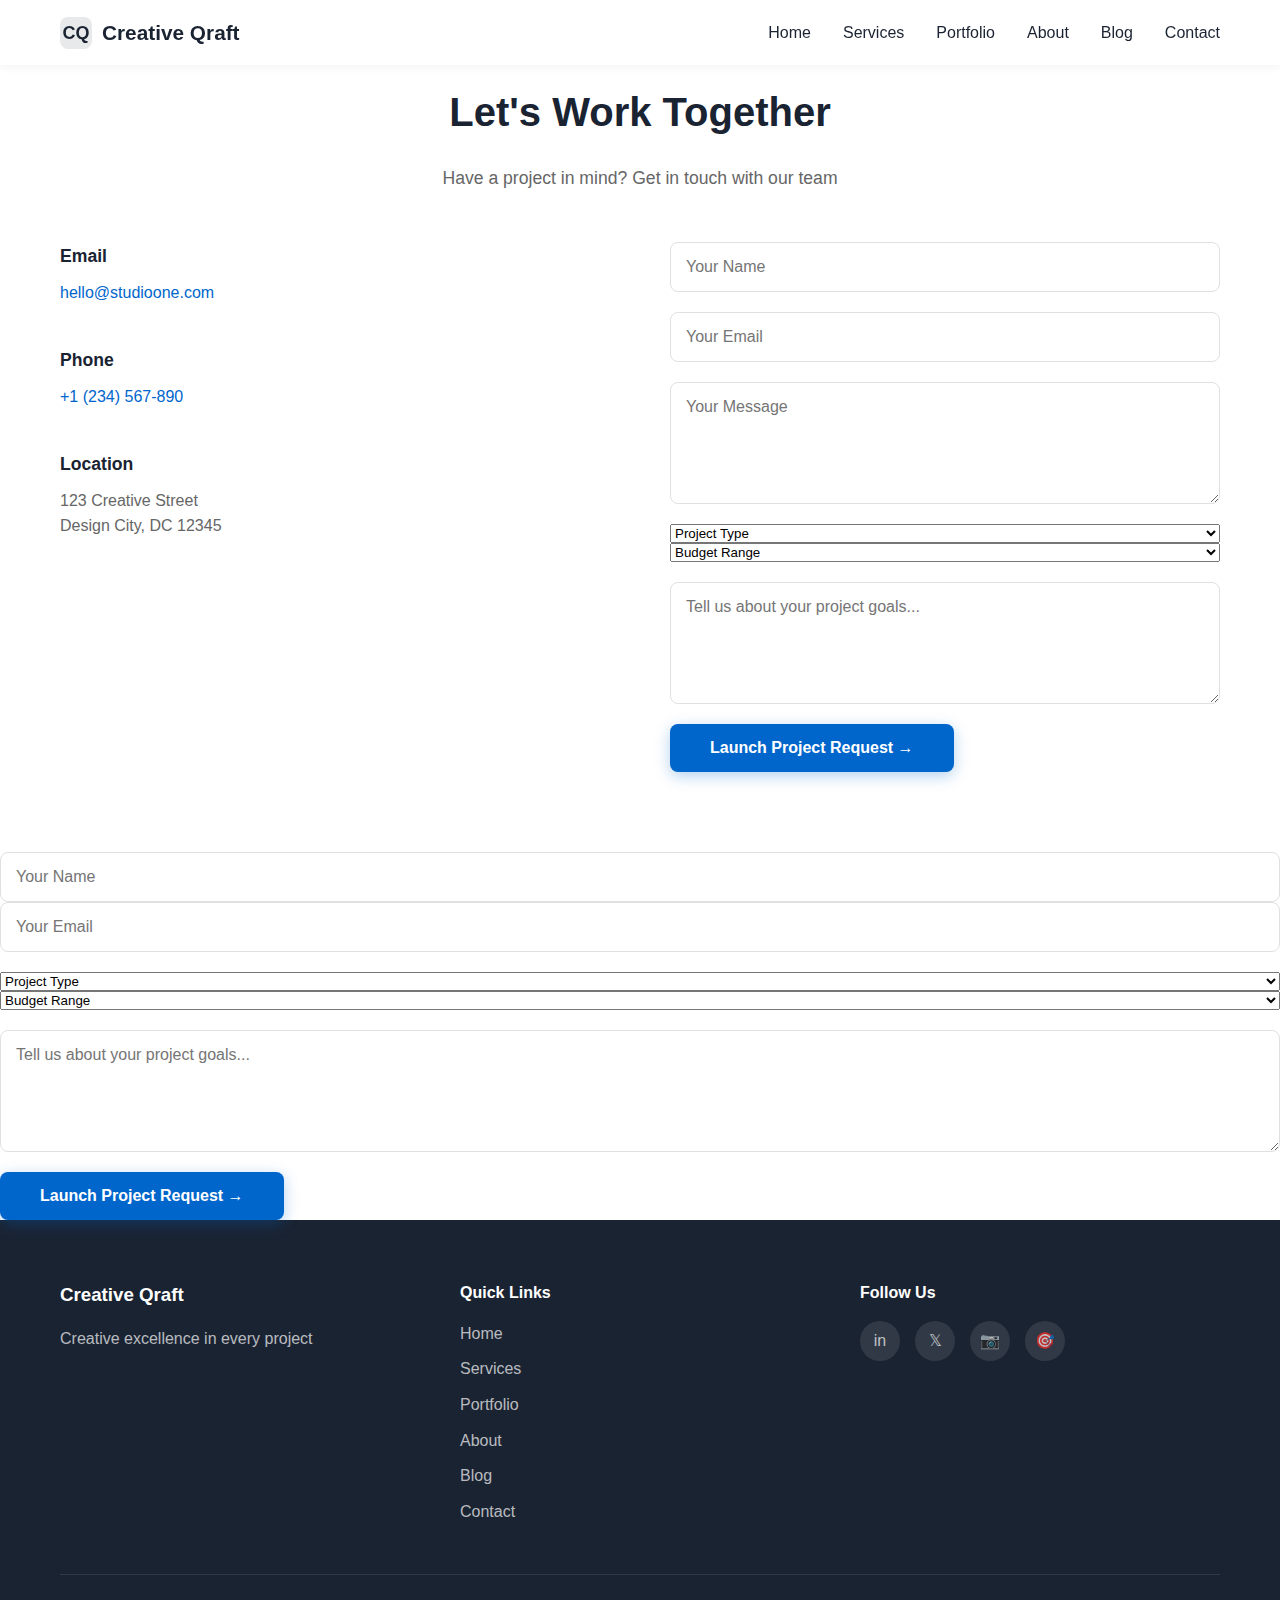
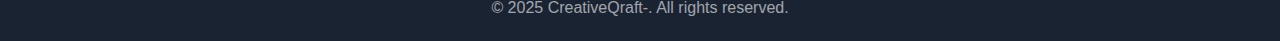
<file: public/contact.html>
<!DOCTYPE html>
<html lang="en">
<head>
    <meta charset="UTF-8">
    <meta name="viewport" content="width=device-width, initial-scale=1.0">
    <title>Document</title>
    <link rel="stylesheet" href="styles.css">
</head>
<body>
<!-- Navigation -->
  <nav class="navbar">
    <div class="container">
      <div class="nav-wrapper">
        <div class="logo">
          <svg width="32" height="32" viewBox="0 0 32 32" fill="none">
            <rect width="32" height="32" rx="8" fill="currentColor" opacity="0.1"/>
            <text x="16" y="22" font-size="18" font-weight="bold" text-anchor="middle" fill="currentColor">CQ</text>
          </svg>
          <span>Creative Qraft</span>
        </div>
        <button class="menu-toggle" id="menuToggle">
          <span></span>
          <span></span>
          <span></span>
        </button>
        <ul class="nav-links" id="navLinks">
          <li><a href="index.html">Home</a></li>
          <li><a href="services.html">Services</a></li>
          <li><a href="portfolio.html">Portfolio</a></li>
          <li><a href="about.html">About</a></li>
          <li><a href="blog.html">Blog</a></li>
          <li><a href="contact.html">Contact</a></li>
        </ul>
      </div>
    </div>
  </nav>

      <!-- Contact Section -->
  <section class="contact" id="contact">
    <div class="container">
      <h2>Let's Work Together</h2>
      <p class="section-subtitle">Have a project in mind? Get in touch with our team</p>
      <div class="contact-wrapper">
        <div class="contact-info">
          <div class="info-item">
            <h3>Email</h3>
            <p><a href="mailto:hello@studioone.com">hello@studioone.com</a></p>
          </div>
          <div class="info-item">
            <h3>Phone</h3>
            <p><a href="tel:+1234567890">+1 (234) 567-890</a></p>
          </div>
          <div class="info-item">
            <h3>Location</h3>
            <p>123 Creative Street<br>Design City, DC 12345</p>
          </div>
        </div>
        <form class="contact-form" id="contactForm">
          <div class="form-group">
            <input type="text" id="name" placeholder="Your Name" required>
          </div>
          <div class="form-group">
            <input type="email" id="email" placeholder="Your Email" required>
          </div>
          <div class="form-group">
            <textarea id="message" placeholder="Your Message" rows="5" required></textarea>
          </div>
            <div class="form-row">
          <div class="form-group">
            <select id="projectType" required>
              <option value="" disabled selected>Project Type</option>
              <option value="branding">Branding & Identity</option>
              <option value="web">Web Design & Dev</option>
              <option value="app">Mobile App</option>
              <option value="other">Other</option>
            </select>
          </div>
          <div class="form-group">
            <select id="budget" required>
              <option value="" disabled selected>Budget Range</option>
              <option value="1k-5k">$1,000 - $5,000</option>
              <option value="5k-10k">$5,000 - $10,000</option>
              <option value="10k+">$10,000+</option>
            </select>
          </div>
        </div>
         
        <div class="form-group">
          <textarea id="message" placeholder="Tell us about your project goals..." rows="5" required></textarea>
        </div>
        <button type="submit" class="submit-button">Launch Project Request →</button>
        <p class="form-message" id="formMessage"></p>
        </form>
      </div>
    </div>
  </section>

  <form class="contact-form" id="contactForm">
  <div class="form-row">
    <div class="form-group">
      <input type="text" id="name" placeholder="Your Name" required>
    </div>
    <div class="form-group">
      <input type="email" id="email" placeholder="Your Email" required>
    </div>
  </div>
  
  <div class="form-row">
    <div class="form-group">
      <select id="projectType" required>
        <option value="" disabled selected>Project Type</option>
        <option value="branding">Branding & Identity</option>
        <option value="web">Web Design & Dev</option>
        <option value="app">Mobile App</option>
        <option value="other">Other</option>
      </select>
    </div>
    <div class="form-group">
      <select id="budget" required>
        <option value="" disabled selected>Budget Range</option>
        <option value="1k-5k">$1,000 - $5,000</option>
        <option value="5k-10k">$5,000 - $10,000</option>
        <option value="10k+">$10,000+</option>
      </select>
    </div>
  </div>

  <div class="form-group">
    <textarea id="message" placeholder="Tell us about your project goals..." rows="5" required></textarea>
  </div>
  <button type="submit" class="submit-button">Launch Project Request →</button>
  <p class="form-message" id="formMessage"></p>
</form>

  <!-- Footer -->
  <footer class="footer">
    <div class="container">
      <div class="footer-content">
        <div class="footer-section">
          <h3>Creative Qraft</h3>
          <p>Creative excellence in every project</p>
        </div>
        <div class="footer-section">
          <h4>Quick Links</h4>
          <ul>
            <li><a href="home.html">Home</a></li>
          <li><a href="services.html">Services</a></li>
          <li><a href="portfolio.html">Portfolio</a></li>
          <li><a href="about.html">About</a></li>
          <li><a href="blog.html">Blog</a></li>
          <li><a href="contact.html">Contact</a></li>
          </ul>
        </div>
        <div class="footer-section">
          <h4>Follow Us</h4>
          <div class="social-links">
            <a href="#" aria-label="LinkedIn">in</a>
            <a href="#" aria-label="Twitter">𝕏</a>
            <a href="#" aria-label="Instagram">📷</a>
            <a href="#" aria-label="Dribbble">🎯</a>
          </div>
        </div>
      </div>
      <div class="footer-bottom">
        <p>&copy; 2025 CreativeQraft-. All rights reserved.</p>
      </div>
    </div>
  </footer>

  <script src="script.js"></script>
</body>
</html>
</file>
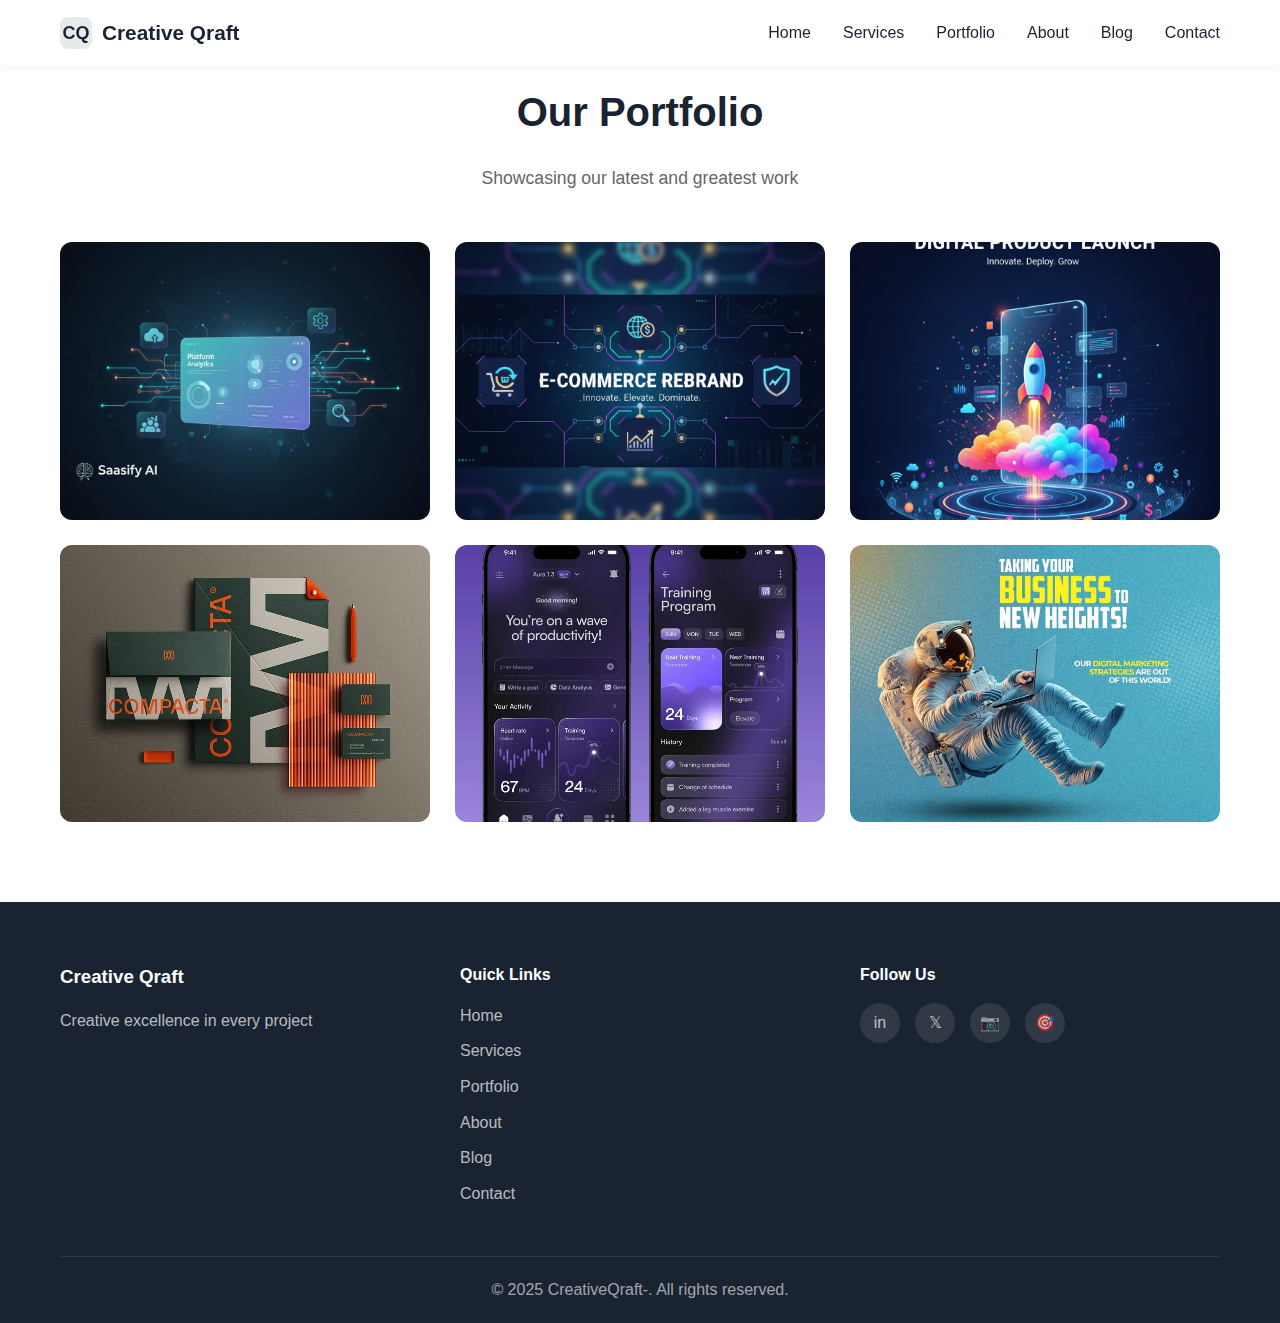
<file: public/portfolio.html>
<!DOCTYPE html>
<html lang="en">
<head>
    <meta charset="UTF-8">
    <meta name="viewport" content="width=device-width, initial-scale=1.0">
    <title>Document</title>
    <link rel="stylesheet" href="styles.css">
</head>
<body>
<!-- Navigation -->
  <nav class="navbar">
    <div class="container">
      <div class="nav-wrapper">
        <div class="logo">
          <svg width="32" height="32" viewBox="0 0 32 32" fill="none">
            <rect width="32" height="32" rx="8" fill="currentColor" opacity="0.1"/>
            <text x="16" y="22" font-size="18" font-weight="bold" text-anchor="middle" fill="currentColor">CQ</text>
          </svg>
          <span>Creative Qraft</span>
        </div>
        <button class="menu-toggle" id="menuToggle">
          <span></span>
          <span></span>
          <span></span>
        </button>
        <ul class="nav-links" id="navLinks">
          <li><a href="index.html">Home</a></li>
          <li><a href="services.html">Services</a></li>
          <li><a href="portfolio.html">Portfolio</a></li>
          <li><a href="about.html">About</a></li>
          <li><a href="blog.html">Blog</a></li>
          <li><a href="contact.html">Contact</a></li>
        </ul>
      </div>
    </div>
  </nav>

    <!-- Portfolio Section -->
  <section class="portfolio" id="portfolio">
    <div class="container">
      <h2>Our Portfolio</h2>
      <p class="section-subtitle">Showcasing our latest and greatest work</p>
      <div class="portfolio-grid">
        <div class="portfolio-item">
          <div class="portfolio-image">
            <img src="./assets/Saas.png" alt="Project 1">
            <div class="portfolio-overlay">
              <h3>Modern SaaS Platform</h3>
              <p>Web Design, Development</p>
            </div>
          </div>
        </div>
        <div class="portfolio-item">
          <div class="portfolio-image">
            <img src="./assets/ecommerce rebrand.png" alt="Project 2">
            <div class="portfolio-overlay">
              <h3>E-Commerce Rebrand</h3>
              <p>Branding, Web Design</p>
            </div>
          </div>
        </div>
        <div class="portfolio-item">
          <div class="portfolio-image">
            <img src="assets/digital product launch.png" alt="Project 3">
            <div class="portfolio-overlay">
              <h3>Digital Product Launch</h3>
              <p>UI/UX, Development</p>
            </div>
          </div>
        </div>
        <div class="portfolio-item">
          <div class="portfolio-image">
            <img src="assets/A High-Impact Visual Identity for “Compacta”.jpeg" alt="Project 4">
            <div class="portfolio-overlay">
              <h3>Corporate Identity</h3>
              <p>Branding, Strategy</p>
            </div>
          </div>
        </div>
        <div class="portfolio-item">
          <div class="portfolio-image">
            <img src="assets/Instagram.jpeg" alt="Project 5">
            <div class="portfolio-overlay">
              <h3>Mobile App Design</h3>
              <p>UI/UX, Development</p>
            </div>
          </div>
        </div>
        <div class="portfolio-item">
          <div class="portfolio-image">
            <img src="assets/Digital marketing poster.jpeg" alt="Project 6">
            <div class="portfolio-overlay">
              <h3>Marketing Campaign</h3>
              <p>Creative, Strategy</p>
            </div>
          </div>
        </div>
      </div>
    </div>
  </section>



  <!-- Footer -->
  <footer class="footer">
    <div class="container">
      <div class="footer-content">
        <div class="footer-section">
          <h3>Creative Qraft</h3>
          <p>Creative excellence in every project</p>
        </div>
        <div class="footer-section">
          <h4>Quick Links</h4>
          <ul>
            <li><a href="home.html">Home</a></li>
          <li><a href="services.html">Services</a></li>
          <li><a href="portfolio.html">Portfolio</a></li>
          <li><a href="about.html">About</a></li>
          <li><a href="blog.html">Blog</a></li>
          <li><a href="contact.html">Contact</a></li>
          </ul>
        </div>
        <div class="footer-section">
          <h4>Follow Us</h4>
          <div class="social-links">
            <a href="#" aria-label="LinkedIn">in</a>
            <a href="#" aria-label="Twitter">𝕏</a>
            <a href="#" aria-label="Instagram">📷</a>
            <a href="#" aria-label="Dribbble">🎯</a>
          </div>
        </div>
      </div>
      <div class="footer-bottom">
        <p>&copy; 2025 CreativeQraft-. All rights reserved.</p>
      </div>
    </div>
  </footer>


  <script src="script.js"></script>
</body>
</html>
</file>
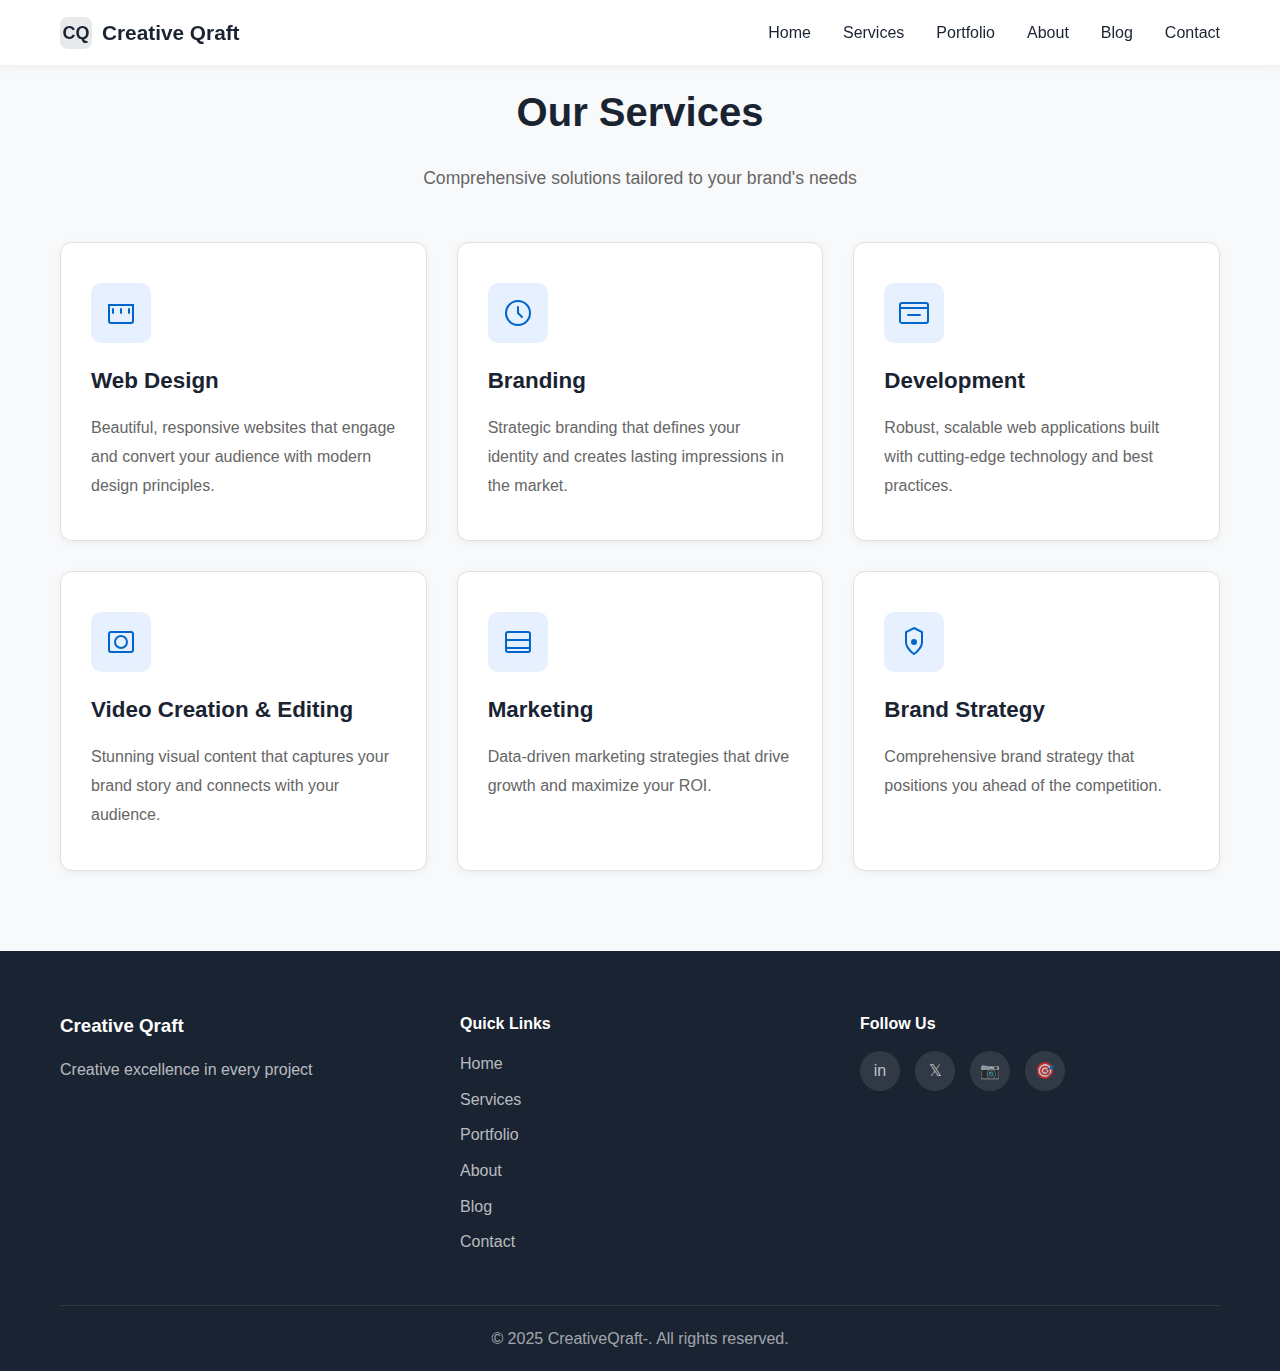
<file: public/services.html>
<!DOCTYPE html>
<html lang="en">
<head>
    <meta charset="UTF-8">
    <meta name="viewport" content="width=device-width, initial-scale=1.0">
    <title>Document</title>
    <link rel="stylesheet" href="styles.css">
</head>
<body>
<!-- Navigation -->
  <nav class="navbar">
    <div class="container">
      <div class="nav-wrapper">
        <div class="logo">
          <svg width="32" height="32" viewBox="0 0 32 32" fill="none">
            <rect width="32" height="32" rx="8" fill="currentColor" opacity="0.1"/>
            <text x="16" y="22" font-size="18" font-weight="bold" text-anchor="middle" fill="currentColor">CQ</text>
          </svg>
          <span>Creative Qraft</span>
        </div>
        <button class="menu-toggle" id="menuToggle">
          <span></span>
          <span></span>
          <span></span>
        </button>
        <ul class="nav-links" id="navLinks">
          <li><a href="index.html">Home</a></li>
          <li><a href="services.html">Services</a></li>
          <li><a href="portfolio.html">Portfolio</a></li>
          <li><a href="about.html">About</a></li>
          <li><a href="blog.html">Blog</a></li>
          <li><a href="contact.html">Contact</a></li>
        </ul>
      </div>
    </div>
  </nav>

     <!-- Services Section -->
  <section class="services" id="services">
    <div class="container">
      <h2>Our Services</h2>
      <p class="section-subtitle">Comprehensive solutions tailored to your brand's needs</p>
      <div class="services-grid">
        <div class="service-card">
          <div class="service-icon">
            <svg width="40" height="40" viewBox="0 0 40 40" fill="none">
              <path d="M8 12H32V28C32 29.1046 31.1046 30 30 30H10C8.89543 30 8 29.1046 8 28V12Z" stroke="currentColor" stroke-width="2"/>
              <path d="M8 12H32M12 16V20M20 16V20M28 16V20" stroke="currentColor" stroke-width="2" stroke-linecap="round"/>
            </svg>
          </div>
          <h3>Web Design</h3>
          <p>Beautiful, responsive websites that engage and convert your audience with modern design principles.</p>
        </div>
        <div class="service-card">
          <div class="service-icon">
            <svg width="40" height="40" viewBox="0 0 40 40" fill="none">
              <circle cx="20" cy="20" r="12" stroke="currentColor" stroke-width="2"/>
              <path d="M20 14V20L24 24" stroke="currentColor" stroke-width="2" stroke-linecap="round"/>
            </svg>
          </div>
          <h3>Branding</h3>
          <p>Strategic branding that defines your identity and creates lasting impressions in the market.</p>
        </div>
        <div class="service-card">
          <div class="service-icon">
            <svg width="40" height="40" viewBox="0 0 40 40" fill="none">
              <path d="M8 10H32C33.1046 10 34 10.8954 34 12V28C34 29.1046 33.1046 30 32 30H8C6.89543 30 6 29.1046 6 28V12C6 10.8954 6.89543 10 8 10Z" stroke="currentColor" stroke-width="2"/>
              <path d="M6 15H34M14 22H26" stroke="currentColor" stroke-width="2" stroke-linecap="round"/>
            </svg>
          </div>
          <h3>Development</h3>
          <p>Robust, scalable web applications built with cutting-edge technology and best practices.</p>
        </div>
        <div class="service-card">
          <div class="service-icon">
            <svg width="40" height="40" viewBox="0 0 40 40" fill="none">
              <path d="M8 12C8 10.8954 8.89543 10 10 10H30C31.1046 10 32 10.8954 32 12V28C32 29.1046 31.1046 30 30 30H10C8.89543 30 8 29.1046 8 28V12Z" stroke="currentColor" stroke-width="2"/>
              <circle cx="20" cy="20" r="6" stroke="currentColor" stroke-width="2"/>
            </svg>
          </div>
          <h3>Video Creation & Editing</h3>
          <p>Stunning visual content that captures your brand story and connects with your audience.</p>
        </div>
        <div class="service-card">
          <div class="service-icon">
            <svg width="40" height="40" viewBox="0 0 40 40" fill="none">
              <path d="M8 18H32M8 26H32M10 10H30C31.1046 10 32 10.8954 32 12V28C32 29.1046 31.1046 30 30 30H10C8.89543 30 8 29.1046 8 28V12C8 10.8954 8.89543 10 10 10Z" stroke="currentColor" stroke-width="2" stroke-linecap="round"/>
            </svg>
          </div>
          <h3>Marketing</h3>
          <p>Data-driven marketing strategies that drive growth and maximize your ROI.</p>
        </div>
        <div class="service-card">
          <div class="service-icon">
            <svg width="40" height="40" viewBox="0 0 40 40" fill="none">
              <path d="M20 6L28 10V20C28 26.6274 20 32 20 32C20 32 12 26.6274 12 20V10L20 6Z" stroke="currentColor" stroke-width="2"/>
              <circle cx="20" cy="20" r="3" fill="currentColor"/>
            </svg>
          </div>
          <h3>Brand Strategy</h3>
          <p>Comprehensive brand strategy that positions you ahead of the competition.</p>
        </div>
      </div>
    </div>
  </section>


  <!-- Footer -->
  <footer class="footer">
    <div class="container">
      <div class="footer-content">
        <div class="footer-section">
          <h3>Creative Qraft</h3>
          <p>Creative excellence in every project</p>
        </div>
        <div class="footer-section">
          <h4>Quick Links</h4>
          <ul>
            <li><a href="home.html">Home</a></li>
          <li><a href="services.html">Services</a></li>
          <li><a href="portfolio.html">Portfolio</a></li>
          <li><a href="about.html">About</a></li>
          <li><a href="blog.html">Blog</a></li>
          <li><a href="contact.html">Contact</a></li>
          </ul>
        </div>
        <div class="footer-section">
          <h4>Follow Us</h4>
          <div class="social-links">
            <a href="#" aria-label="LinkedIn">in</a>
            <a href="#" aria-label="Twitter">𝕏</a>
            <a href="#" aria-label="Instagram">📷</a>
            <a href="#" aria-label="Dribbble">🎯</a>
          </div>
        </div>
      </div>
      <div class="footer-bottom">
        <p>&copy; 2025 CreativeQraft-. All rights reserved.</p>
      </div>
    </div>
  </footer>


  <script src="script.js"></script>
</body>
</html>
</file>
<file: public/styles.css>
* {
  margin: 0;
  padding: 0;
  box-sizing: border-box;
}

:root {
  --primary: #1a2332;
  --secondary: #ffffff;
  --accent: #0066cc;
  --accent-light: #e6f0ff;
  --text-dark: #1a2332;
  --text-light: #666666;
  --bg-light: #f8f9fa;
  --border-color: #e0e0e0;
  --shadow: 0 10px 30px rgba(0, 0, 0, 0.1);
  --shadow-sm: 0 2px 8px rgba(0, 0, 0, 0.05);
}

html {
  scroll-behavior: smooth;
}

body {
  font-family: -apple-system, BlinkMacSystemFont, "Segoe UI", Roboto, "Helvetica Neue", Arial, sans-serif;
  color: var(--text-dark);
  background-color: var(--secondary);
  line-height: 1.6;
}

.container {
  max-width: 1200px;
  margin: 0 auto;
  padding: 0 20px;
}

/* Navigation */
.navbar {
  position: fixed;
  top: 0;
  width: 100%;
  background-color: rgba(255, 255, 255, 0.95);
  backdrop-filter: blur(10px);
  box-shadow: 0 2px 10px rgba(0, 0, 0, 0.05);
  z-index: 1000;
  transition: all 0.3s ease;
}

.navbar.scrolled {
  background-color: rgba(255, 255, 255, 0.98);
  box-shadow: var(--shadow-sm);
}

.nav-wrapper {
  display: flex;
  justify-content: space-between;
  align-items: center;
  padding: 1rem 0;
}

.logo {
  display: flex;
  align-items: center;
  gap: 10px;
  font-size: 1.3rem;
  font-weight: 700;
  color: var(--primary);
  text-decoration: none;
}

.nav-links {
  display: flex;
  list-style: none;
  gap: 2rem;
}

.nav-links a {
  text-decoration: none;
  color: var(--text-dark);
  font-weight: 500;
  transition: color 0.3s ease;
  position: relative;
}

.nav-links a::after {
  content: "";
  position: absolute;
  bottom: -5px;
  left: 0;
  width: 0;
  height: 2px;
  background-color: var(--accent);
  transition: width 0.3s ease;
}

.nav-links a:hover::after {
  width: 100%;
}

.menu-toggle {
  display: none;
  flex-direction: column;
  background: none;
  border: none;
  cursor: pointer;
  gap: 6px;
}

.menu-toggle span {
  width: 25px;
  height: 3px;
  background-color: var(--primary);
  border-radius: 2px;
  transition: all 0.3s ease;
}

.menu-toggle.active span:nth-child(1) {
  transform: rotate(45deg) translate(10px, 10px);
}

.menu-toggle.active span:nth-child(2) {
  opacity: 0;
}

.menu-toggle.active span:nth-child(3) {
  transform: rotate(-45deg) translate(7px, -7px);
}

/* Hero Section */
.hero {
  margin-top: 80px;
  min-height: 90vh;
  display: flex;
  align-items: center;
  justify-content: center;
  position: relative;
  overflow: hidden;
  padding: 60px 20px;
}

.hero-background {
  position: absolute;
  top: 0;
  left: 0;
  right: 0;
  bottom: 0;
  z-index: -1;
}

.gradient-blob {
  position: absolute;
  border-radius: 50%;
  opacity: 0.3;
  filter: blur(30px);
}

.blob-1 {
  width: 400px;
  height: 400px;
  background: linear-gradient(135deg, #0066cc, #00ccff);
  top: -100px;
  right: -100px;
  animation: float 4s ease-in-out infinite;
}

.blob-2 {
  width: 300px;
  height: 300px;
  background: linear-gradient(135deg, #0066cc, #6600cc);
  bottom: -50px;
  left: -100px;
  animation: float 8s ease-in-out infinite reverse;
}

@keyframes float {
  0%,
  100% {
    transform: translate(0, 0);
  }
  50% {
    transform: translate(30px, 30px);
  }
}

.hero-content {
  text-align: center;
  z-index: 1;
  max-width: 800px;
  animation: fadeInUp 1s ease-out;
}

@keyframes fadeInUp {
  from {
    opacity: 0;
    transform: translateY(30px);
  }
  to {
    opacity: 1;
    transform: translateY(0);
  }
}

.hero-title {
  font-size: 4rem;
  font-weight: 700;
  color: var(--primary);
  margin-bottom: 20px;
  line-height: 1.2;
}

.hero-subtitle {
  font-size: 1.2rem;
  color: var(--text-light);
  margin-bottom: 30px;
  line-height: 1.8;
}

.cta-button {
  padding: 15px 40px;
  font-size: 1rem;
  font-weight: 600;
  color: var(--secondary);
  background-color: var(--accent);
  border: none;
  border-radius: 8px;
  cursor: pointer;
  transition: all 0.3s ease;
  box-shadow: 0 4px 15px rgba(0, 102, 204, 0.3);
}

.cta-button:hover {
  background-color: #0052a3;
  transform: translateY(-3px);
  box-shadow: 0 6px 20px rgba(0, 102, 204, 0.4);
}

.cta-button:active {
  transform: translateY(-1px);
}

/* Services Section */
.services {
  padding: 80px 0;
  background-color: var(--bg-light);
}

.services h2,
.portfolio h2,
.testimonials h2,
.blog h2,
.contact h2 {
  font-size: 2.5rem;
  font-weight: 700;
  text-align: center;
  margin-bottom: 20px;
  color: var(--primary);
}

.section-subtitle {
  text-align: center;
  color: var(--text-light);
  font-size: 1.1rem;
  margin-bottom: 50px;
  max-width: 600px;
  margin-left: auto;
  margin-right: auto;
}

.services-grid {
  display: grid;
  grid-template-columns: repeat(auto-fit, minmax(300px, 1fr));
  gap: 30px;
}

.service-card {
  background: var(--secondary);
  padding: 40px 30px;
  border-radius: 12px;
  box-shadow: var(--shadow-sm);
  transition: all 0.3s ease;
  border: 1px solid var(--border-color);
}

.service-card:hover {
  transform: translateY(-10px);
  box-shadow: var(--shadow);
  border-color: var(--accent);
}

.service-icon {
  width: 60px;
  height: 60px;
  background-color: var(--accent-light);
  border-radius: 10px;
  display: flex;
  align-items: center;
  justify-content: center;
  color: var(--accent);
  margin-bottom: 20px;
  transition: all 0.3s ease;
}

.service-card:hover .service-icon {
  background-color: var(--accent);
  color: var(--secondary);
}

.service-card h3 {
  font-size: 1.4rem;
  margin-bottom: 15px;
  color: var(--primary);
}

.service-card p {
  color: var(--text-light);
  line-height: 1.8;
}

/* Portfolio Section */
.portfolio {
  padding: 80px 0;
}

.portfolio-grid {
  display: grid;
  grid-template-columns: repeat(auto-fit, minmax(300px, 1fr));
  gap: 25px;
}

.portfolio-item {
  position: relative;
  overflow: hidden;
  border-radius: 12px;
  aspect-ratio: 4 / 3;
}

.portfolio-image {
  position: relative;
  width: 100%;
  height: 100%;
  overflow: hidden;
}

.portfolio-image img {
  width: 100%;
  height: 100%;
  object-fit: cover;
  transition: transform 0.4s ease;
}

.portfolio-item:hover .portfolio-image img {
  transform: scale(1.1);
}

.portfolio-overlay {
  position: absolute;
  top: 0;
  left: 0;
  width: 100%;
  height: 100%;
  background: rgba(26, 35, 50, 0.9);
  display: flex;
  flex-direction: column;
  justify-content: flex-end;
  padding: 30px;
  opacity: 0;
  transition: opacity 0.3s ease;
  cursor: pointer;
}

.portfolio-item:hover .portfolio-overlay {
  opacity: 1;
}

.portfolio-overlay h3 {
  color: var(--secondary);
  font-size: 1.3rem;
  margin-bottom: 8px;
}

.portfolio-overlay p {
  color: #e0e0e0;
  font-size: 0.9rem;
}

/* About Section */
.about {
  padding: 80px 0;
  background-color: var(--bg-light);
}

.about-content {
  display: grid;
  grid-template-columns: 1fr 1fr;
  gap: 60px;
  align-items: center;
}

.about-text h2 {
  text-align: left;
  margin-bottom: 20px;
  font-size: 2.5rem;
}

.about-text p {
  color: var(--text-light);
  margin-bottom: 15px;
  line-height: 1.9;
  font-size: 1rem;
}

.team-grid {
  display: grid;
  grid-template-columns: repeat(3, 1fr);
  gap: 20px;
}

.team-member {
  text-align: left;
  padding:10px
}

.team-member img {
  width: 100%;
  border-radius: 10px;
  margin-bottom: 15px;
  object-fit: cover;
  aspect-ratio: 1;
}

.team-member h3 {
  font-size: 1.1rem;
  color: var(--primary);
  margin-bottom: 5px;
}

.team-member p {
  color: var(--text-light);
  font-size: 0.9rem;
}

/* Testimonials Section */
.testimonials {
  padding: 80px 0;
}

.testimonials-grid {
  display: grid;
  grid-template-columns: repeat(auto-fit, minmax(300px, 1fr));
  gap: 30px;
}

.testimonial-card {
  background: var(--bg-light);
  padding: 30px;
  border-radius: 12px;
  border: 1px solid var(--border-color);
  transition: all 0.3s ease;
}

.testimonial-card:hover {
  box-shadow: var(--shadow);
  border-color: var(--accent);
}

.rating {
  color: var(--accent);
  margin-bottom: 15px;
  font-size: 0.9rem;
}

.testimonial-card p {
  color: var(--text-light);
  margin-bottom: 20px;
  line-height: 1.8;
  font-style: italic;
}

.testimonial-author {
  display: flex;
  gap: 15px;
  align-items: center;
}

.testimonial-author img {
  width: 48px;
  height: 48px;
  border-radius: 50%;
  object-fit: cover;
}

.testimonial-author h4 {
  font-size: 0.95rem;
  color: var(--primary);
  margin-bottom: 3px;
}

.testimonial-author p {
  font-size: 0.85rem;
  color: var(--text-light);
  margin: 0;
}

/* Blog Section */
.blog {
  padding: 80px 0;
  background-color: var(--bg-light);
}

.blog-grid {
  display: grid;
  grid-template-columns: repeat(auto-fit, minmax(300px, 1fr));
  gap: 30px;
}

.blog-card {
  background: var(--secondary);
  border-radius: 12px;
  overflow: hidden;
  box-shadow: var(--shadow-sm);
  transition: all 0.3s ease;
  border: 1px solid var(--border-color);
}

.blog-card:hover {
  transform: translateY(-5px);
  box-shadow: var(--shadow);
}

.blog-card img {
  width: 100%;
  height: 200px;
  object-fit: cover;
  transition: transform 0.3s ease;
}

.blog-card:hover img {
  transform: scale(1.05);
}

.blog-content {
  padding: 25px;
}

.blog-date {
  color: var(--accent);
  font-size: 0.85rem;
  font-weight: 600;
}

.blog-card h3 {
  font-size: 1.3rem;
  color: var(--primary);
  margin: 12px 0;
  line-height: 1.4;
}

.blog-card p {
  color: var(--text-light);
  font-size: 0.95rem;
  margin-bottom: 15px;
  line-height: 1.6;
}

.read-more {
  color: var(--accent);
  text-decoration: none;
  font-weight: 600;
  transition: gap 0.3s ease;
  display: inline-block;
}

.read-more:hover {
  transform: translateX(5px);
}

/* Contact Section */
.contact {
  padding: 80px 0;
}

.contact-wrapper {
  display: grid;
  grid-template-columns: 1fr 1fr;
  gap: 60px;
}

.contact-info {
  display: flex;
  flex-direction: column;
  gap: 40px;
}

.info-item h3 {
  font-size: 1.1rem;
  color: var(--primary);
  margin-bottom: 10px;
}

.info-item p {
  color: var(--text-light);
  font-size: 1rem;
}

.info-item a {
  color: var(--accent);
  text-decoration: none;
  transition: color 0.3s ease;
}

.info-item a:hover {
  color: #0052a3;
}

.contact-form {
  display: flex;
  flex-direction: column;
  gap: 20px;
}

.form-group {
  display: flex;
  flex-direction: column;
}

.contact-form input,
.contact-form textarea {
  padding: 15px;
  border: 1px solid var(--border-color);
  border-radius: 8px;
  font-family: inherit;
  font-size: 1rem;
  transition: all 0.3s ease;
  background-color: var(--secondary);
  color: var(--text-dark);
}

.contact-form input:focus,
.contact-form textarea:focus {
  outline: none;
  border-color: var(--accent);
  box-shadow: 0 0 0 3px var(--accent-light);
}

.submit-button {
  padding: 15px 40px;
  font-size: 1rem;
  font-weight: 600;
  color: var(--secondary);
  background-color: var(--accent);
  border: none;
  border-radius: 8px;
  cursor: pointer;
  transition: all 0.3s ease;
  align-self: flex-start;
  box-shadow: 0 4px 15px rgba(0, 102, 204, 0.3);
}

.submit-button:hover {
  background-color: #0052a3;
  transform: translateY(-3px);
  box-shadow: 0 6px 20px rgba(0, 102, 204, 0.4);
}

.form-message {
  font-weight: 600;
  margin-top: 10px;
  display: none;
}

.form-message.success {
  color: #28a745;
  display: block;
}

.form-message.error {
  color: #dc3545;
  display: block;
}

/* Footer */
.footer {
  background-color: var(--primary);
  color: var(--secondary);
  padding: 60px 0 20px;
}

.footer-content {
  display: grid;
  grid-template-columns: repeat(auto-fit, minmax(250px, 1fr));
  gap: 40px;
  margin-bottom: 40px;
}

.footer-section h3,
.footer-section h4 {
  margin-bottom: 15px;
  color: var(--secondary);
}

.footer-section p {
  color: rgba(255, 255, 255, 0.7);
  line-height: 1.8;
}

.footer-section ul {
  list-style: none;
}

.footer-section ul li {
  margin-bottom: 10px;
}

.footer-section a {
  color: rgba(255, 255, 255, 0.7);
  text-decoration: none;
  transition: color 0.3s ease;
}

.footer-section a:hover {
  color: var(--accent);
}

.social-links {
  display: flex;
  gap: 15px;
}

.social-links a {
  display: inline-flex;
  align-items: center;
  justify-content: center;
  width: 40px;
  height: 40px;
  border-radius: 50%;
  background-color: rgba(255, 255, 255, 0.1);
  transition: all 0.3s ease;
}

.social-links a:hover {
  background-color: var(--accent);
  color: var(--secondary);
}

.footer-bottom {
  border-top: 1px solid rgba(255, 255, 255, 0.1);
  padding-top: 20px;
  text-align: center;
  color: rgba(255, 255, 255, 0.6);
}

/* Animations */
@keyframes slideInUp {
  from {
    opacity: 0;
    transform: translateY(20px);
  }
  to {
    opacity: 1;
    transform: translateY(0);
  }
}

.service-card,
.portfolio-item,
.blog-card,
.testimonial-card {
  animation: slideInUp 0.6s ease-out forwards;
  opacity: 0;
}

.service-card:nth-child(1) {
  animation-delay: 0.1s;
}
.service-card:nth-child(2) {
  animation-delay: 0.2s;
}
.service-card:nth-child(3) {
  animation-delay: 0.3s;
}
.service-card:nth-child(4) {
  animation-delay: 0.4s;
}
.service-card:nth-child(5) {
  animation-delay: 0.5s;
}
.service-card:nth-child(6) {
  animation-delay: 0.6s;
}

/* Responsive Design */
@media (max-width: 768px) {
  .nav-links {
    display: none;
  }

  .nav-links.active {
    display: flex;
    flex-direction: column;
    position: absolute;
    top: 70px;
    left: 0;
    right: 0;
    background-color: var(--secondary);
    padding: 20px;
    gap: 15px;
    box-shadow: var(--shadow);
  }

  .menu-toggle {
    display: flex;
  }

  .hero-title {
    font-size: 2.5rem;
  }

  .hero-subtitle {
    font-size: 1rem;
  }

  .services h2,
  .portfolio h2,
  .testimonials h2,
  .blog h2,
  .contact h2 {
    font-size: 2rem;
  }

  .about-content {
    grid-template-columns: 1fr;
    gap: 40px;
  }

  .about-text h2 {
    text-align: center;
  }

  .team-grid {
    grid-template-columns: 1fr;
  }

  .contact-wrapper {
    grid-template-columns: 1fr;
    gap: 40px;
  }

  .services-grid,
  .portfolio-grid,
  .blog-grid,
  .testimonials-grid {
    grid-template-columns: 1fr;
  }

  .blob-1,
  .blob-2 {
    display: none;
  }
}

@media (max-width: 480px) {
  .hero-title {
    font-size: 1.8rem;
  }

  .hero-subtitle {
    font-size: 0.95rem;
  }

  .services h2,
  .portfolio h2,
  .testimonials h2,
  .blog h2,
  .contact h2 {
    font-size: 1.5rem;
  }

  .section-subtitle {
    font-size: 0.95rem;
  }

  .service-card,
  .blog-card {
    padding: 25px 15px;
  }

  .nav-links.active {
    gap: 10px;
    padding: 15px;
  }

  .footer-content {
    grid-template-columns: 1fr;
    text-align: center;
  }

  .contact-form {
    width: 100%;
  }
}

.clients {
  padding: 40px 0;
  background: #fff;
  overflow: hidden;
}

.trust-text {
  text-align: center;
  font-size: 0.9rem;
  text-transform: uppercase;
  letter-spacing: 2px;
  color: #888;
  margin-bottom: 30px;
}

.logo-track {
  display: flex;
  width: calc(250px * 10); /* Adjust based on number of logos */
  animation: scroll 20s linear infinite;
  gap: 60px;
  align-items: center;
}

.logo-item {
  font-weight: bold;
  font-size: 1.5rem;
  color: #ccc;
  filter: grayscale(100%);
  transition: 0.3s;
}

.logo-item:hover {
  filter: grayscale(0%);
  color: #333;
}

@keyframes scroll {
  0% { transform: translateX(0); }
  100% { transform: translateX(calc(-250px * 5)); }
}
</file>
<file: styles.css>
* {
  margin: 0;
  padding: 0;
  box-sizing: border-box;
}

:root {
  --primary: #1a2332;
  --secondary: #ffffff;
  --accent: #0066cc;
  --accent-light: #e6f0ff;
  --text-dark: #1a2332;
  --text-light: #666666;
  --bg-light: #f8f9fa;
  --border-color: #e0e0e0;
  --shadow: 0 10px 30px rgba(0, 0, 0, 0.1);
  --shadow-sm: 0 2px 8px rgba(0, 0, 0, 0.05);
}

html {
  scroll-behavior: smooth;
}

body {
  font-family: -apple-system, BlinkMacSystemFont, "Segoe UI", Roboto, "Helvetica Neue", Arial, sans-serif;
  color: var(--text-dark);
  background-color: var(--secondary);
  line-height: 1.6;
}

.container {
  max-width: 1200px;
  margin: 0 auto;
  padding: 0 20px;
}

/* Navigation */
.navbar {
  position: fixed;
  top: 0;
  width: 100%;
  background-color: rgba(255, 255, 255, 0.95);
  backdrop-filter: blur(10px);
  box-shadow: 0 2px 10px rgba(0, 0, 0, 0.05);
  z-index: 1000;
  transition: all 0.3s ease;
}

.navbar.scrolled {
  background-color: rgba(255, 255, 255, 0.98);
  box-shadow: var(--shadow-sm);
}

.nav-wrapper {
  display: flex;
  justify-content: space-between;
  align-items: center;
  padding: 1rem 0;
}

.logo {
  display: flex;
  align-items: center;
  gap: 10px;
  font-size: 1.3rem;
  font-weight: 700;
  color: var(--primary);
  text-decoration: none;
}

.nav-links {
  display: flex;
  list-style: none;
  gap: 2rem;
}

.nav-links a {
  text-decoration: none;
  color: var(--text-dark);
  font-weight: 500;
  transition: color 0.3s ease;
  position: relative;
}

.nav-links a::after {
  content: "";
  position: absolute;
  bottom: -5px;
  left: 0;
  width: 0;
  height: 2px;
  background-color: var(--accent);
  transition: width 0.3s ease;
}

.nav-links a:hover::after {
  width: 100%;
}

.menu-toggle {
  display: none;
  flex-direction: column;
  background: none;
  border: none;
  cursor: pointer;
  gap: 6px;
}

.menu-toggle span {
  width: 25px;
  height: 3px;
  background-color: var(--primary);
  border-radius: 2px;
  transition: all 0.3s ease;
}

.menu-toggle.active span:nth-child(1) {
  transform: rotate(45deg) translate(10px, 10px);
}

.menu-toggle.active span:nth-child(2) {
  opacity: 0;
}

.menu-toggle.active span:nth-child(3) {
  transform: rotate(-45deg) translate(7px, -7px);
}

/* Hero Section */
.hero {
  margin-top: 80px;
  min-height: 90vh;
  display: flex;
  align-items: center;
  justify-content: center;
  position: relative;
  overflow: hidden;
  padding: 60px 20px;
}

.hero-background {
  position: absolute;
  top: 0;
  left: 0;
  right: 0;
  bottom: 0;
  z-index: -1;
}

.gradient-blob {
  position: absolute;
  border-radius: 50%;
  opacity: 0.3;
  filter: blur(30px);
}

.blob-1 {
  width: 400px;
  height: 400px;
  background: linear-gradient(135deg, #0066cc, #00ccff);
  top: -100px;
  right: -100px;
  animation: float 4s ease-in-out infinite;
}

.blob-2 {
  width: 300px;
  height: 300px;
  background: linear-gradient(135deg, #0066cc, #6600cc);
  bottom: -50px;
  left: -100px;
  animation: float 8s ease-in-out infinite reverse;
}

@keyframes float {
  0%,
  100% {
    transform: translate(0, 0);
  }
  50% {
    transform: translate(30px, 30px);
  }
}

.hero-content {
  text-align: center;
  z-index: 1;
  max-width: 800px;
  animation: fadeInUp 1s ease-out;
}

@keyframes fadeInUp {
  from {
    opacity: 0;
    transform: translateY(30px);
  }
  to {
    opacity: 1;
    transform: translateY(0);
  }
}

.hero-title {
  font-size: 4rem;
  font-weight: 700;
  color: var(--primary);
  margin-bottom: 20px;
  line-height: 1.2;
}

.hero-subtitle {
  font-size: 1.2rem;
  color: var(--text-light);
  margin-bottom: 30px;
  line-height: 1.8;
}

.cta-button {
  padding: 15px 40px;
  font-size: 1rem;
  font-weight: 600;
  color: var(--secondary);
  background-color: var(--accent);
  border: none;
  border-radius: 8px;
  cursor: pointer;
  transition: all 0.3s ease;
  box-shadow: 0 4px 15px rgba(0, 102, 204, 0.3);
}

.cta-button:hover {
  background-color: #0052a3;
  transform: translateY(-3px);
  box-shadow: 0 6px 20px rgba(0, 102, 204, 0.4);
}

.cta-button:active {
  transform: translateY(-1px);
}

/* Services Section */
.services {
  padding: 80px 0;
  background-color: var(--bg-light);
}

.services h2,
.portfolio h2,
.testimonials h2,
.blog h2,
.contact h2 {
  font-size: 2.5rem;
  font-weight: 700;
  text-align: center;
  margin-bottom: 20px;
  color: var(--primary);
}

.section-subtitle {
  text-align: center;
  color: var(--text-light);
  font-size: 1.1rem;
  margin-bottom: 50px;
  max-width: 600px;
  margin-left: auto;
  margin-right: auto;
}

.services-grid {
  display: grid;
  grid-template-columns: repeat(auto-fit, minmax(300px, 1fr));
  gap: 30px;
}

.service-card {
  background: var(--secondary);
  padding: 40px 30px;
  border-radius: 12px;
  box-shadow: var(--shadow-sm);
  transition: all 0.3s ease;
  border: 1px solid var(--border-color);
}

.service-card:hover {
  transform: translateY(-10px);
  box-shadow: var(--shadow);
  border-color: var(--accent);
}

.service-icon {
  width: 60px;
  height: 60px;
  background-color: var(--accent-light);
  border-radius: 10px;
  display: flex;
  align-items: center;
  justify-content: center;
  color: var(--accent);
  margin-bottom: 20px;
  transition: all 0.3s ease;
}

.service-card:hover .service-icon {
  background-color: var(--accent);
  color: var(--secondary);
}

.service-card h3 {
  font-size: 1.4rem;
  margin-bottom: 15px;
  color: var(--primary);
}

.service-card p {
  color: var(--text-light);
  line-height: 1.8;
}

/* Portfolio Section */
.portfolio {
  padding: 80px 0;
}

.portfolio-grid {
  display: grid;
  grid-template-columns: repeat(auto-fit, minmax(300px, 1fr));
  gap: 25px;
}

.portfolio-item {
  position: relative;
  overflow: hidden;
  border-radius: 12px;
  aspect-ratio: 4 / 3;
}

.portfolio-image {
  position: relative;
  width: 100%;
  height: 100%;
  overflow: hidden;
}

.portfolio-image img {
  width: 100%;
  height: 100%;
  object-fit: cover;
  transition: transform 0.4s ease;
}

.portfolio-item:hover .portfolio-image img {
  transform: scale(1.1);
}

.portfolio-overlay {
  position: absolute;
  top: 0;
  left: 0;
  width: 100%;
  height: 100%;
  background: rgba(26, 35, 50, 0.9);
  display: flex;
  flex-direction: column;
  justify-content: flex-end;
  padding: 30px;
  opacity: 0;
  transition: opacity 0.3s ease;
  cursor: pointer;
}

.portfolio-item:hover .portfolio-overlay {
  opacity: 1;
}

.portfolio-overlay h3 {
  color: var(--secondary);
  font-size: 1.3rem;
  margin-bottom: 8px;
}

.portfolio-overlay p {
  color: #e0e0e0;
  font-size: 0.9rem;
}

/* About Section */
.about {
  padding: 80px 0;
  background-color: var(--bg-light);
}

.about-content {
  display: grid;
  grid-template-columns: 1fr 1fr;
  gap: 60px;
  align-items: center;
}

.about-text h2 {
  text-align: left;
  margin-bottom: 20px;
  font-size: 2.5rem;
}

.about-text p {
  color: var(--text-light);
  margin-bottom: 15px;
  line-height: 1.9;
  font-size: 1rem;
}

.team-grid {
  display: grid;
  grid-template-columns: repeat(3, 1fr);
  gap: 20px;
}

.team-member {
  text-align: left;
  padding:10px
}

.team-member img {
  width: 100%;
  border-radius: 10px;
  margin-bottom: 15px;
  object-fit: cover;
  aspect-ratio: 1;
}

.team-member h3 {
  font-size: 1.1rem;
  color: var(--primary);
  margin-bottom: 5px;
}

.team-member p {
  color: var(--text-light);
  font-size: 0.9rem;
}

/* Testimonials Section */
.testimonials {
  padding: 80px 0;
}

.testimonials-grid {
  display: grid;
  grid-template-columns: repeat(auto-fit, minmax(300px, 1fr));
  gap: 30px;
}

.testimonial-card {
  background: var(--bg-light);
  padding: 30px;
  border-radius: 12px;
  border: 1px solid var(--border-color);
  transition: all 0.3s ease;
}

.testimonial-card:hover {
  box-shadow: var(--shadow);
  border-color: var(--accent);
}

.rating {
  color: var(--accent);
  margin-bottom: 15px;
  font-size: 0.9rem;
}

.testimonial-card p {
  color: var(--text-light);
  margin-bottom: 20px;
  line-height: 1.8;
  font-style: italic;
}

.testimonial-author {
  display: flex;
  gap: 15px;
  align-items: center;
}

.testimonial-author img {
  width: 48px;
  height: 48px;
  border-radius: 50%;
  object-fit: cover;
}

.testimonial-author h4 {
  font-size: 0.95rem;
  color: var(--primary);
  margin-bottom: 3px;
}

.testimonial-author p {
  font-size: 0.85rem;
  color: var(--text-light);
  margin: 0;
}

/* Blog Section */
.blog {
  padding: 80px 0;
  background-color: var(--bg-light);
}

.blog-grid {
  display: grid;
  grid-template-columns: repeat(auto-fit, minmax(300px, 1fr));
  gap: 30px;
}

.blog-card {
  background: var(--secondary);
  border-radius: 12px;
  overflow: hidden;
  box-shadow: var(--shadow-sm);
  transition: all 0.3s ease;
  border: 1px solid var(--border-color);
}

.blog-card:hover {
  transform: translateY(-5px);
  box-shadow: var(--shadow);
}

.blog-card img {
  width: 100%;
  height: 200px;
  object-fit: cover;
  transition: transform 0.3s ease;
}

.blog-card:hover img {
  transform: scale(1.05);
}

.blog-content {
  padding: 25px;
}

.blog-date {
  color: var(--accent);
  font-size: 0.85rem;
  font-weight: 600;
}

.blog-card h3 {
  font-size: 1.3rem;
  color: var(--primary);
  margin: 12px 0;
  line-height: 1.4;
}

.blog-card p {
  color: var(--text-light);
  font-size: 0.95rem;
  margin-bottom: 15px;
  line-height: 1.6;
}

.read-more {
  color: var(--accent);
  text-decoration: none;
  font-weight: 600;
  transition: gap 0.3s ease;
  display: inline-block;
}

.read-more:hover {
  transform: translateX(5px);
}

/* Contact Section */
.contact {
  padding: 80px 0;
}

.contact-wrapper {
  display: grid;
  grid-template-columns: 1fr 1fr;
  gap: 60px;
}

.contact-info {
  display: flex;
  flex-direction: column;
  gap: 40px;
}

.info-item h3 {
  font-size: 1.1rem;
  color: var(--primary);
  margin-bottom: 10px;
}

.info-item p {
  color: var(--text-light);
  font-size: 1rem;
}

.info-item a {
  color: var(--accent);
  text-decoration: none;
  transition: color 0.3s ease;
}

.info-item a:hover {
  color: #0052a3;
}

.contact-form {
  display: flex;
  flex-direction: column;
  gap: 20px;
}

.form-group {
  display: flex;
  flex-direction: column;
}

.contact-form input,
.contact-form textarea {
  padding: 15px;
  border: 1px solid var(--border-color);
  border-radius: 8px;
  font-family: inherit;
  font-size: 1rem;
  transition: all 0.3s ease;
  background-color: var(--secondary);
  color: var(--text-dark);
}

.contact-form input:focus,
.contact-form textarea:focus {
  outline: none;
  border-color: var(--accent);
  box-shadow: 0 0 0 3px var(--accent-light);
}

.submit-button {
  padding: 15px 40px;
  font-size: 1rem;
  font-weight: 600;
  color: var(--secondary);
  background-color: var(--accent);
  border: none;
  border-radius: 8px;
  cursor: pointer;
  transition: all 0.3s ease;
  align-self: flex-start;
  box-shadow: 0 4px 15px rgba(0, 102, 204, 0.3);
}

.submit-button:hover {
  background-color: #0052a3;
  transform: translateY(-3px);
  box-shadow: 0 6px 20px rgba(0, 102, 204, 0.4);
}

.form-message {
  font-weight: 600;
  margin-top: 10px;
  display: none;
}

.form-message.success {
  color: #28a745;
  display: block;
}

.form-message.error {
  color: #dc3545;
  display: block;
}

/* Footer */
.footer {
  background-color: var(--primary);
  color: var(--secondary);
  padding: 60px 0 20px;
}

.footer-content {
  display: grid;
  grid-template-columns: repeat(auto-fit, minmax(250px, 1fr));
  gap: 40px;
  margin-bottom: 40px;
}

.footer-section h3,
.footer-section h4 {
  margin-bottom: 15px;
  color: var(--secondary);
}

.footer-section p {
  color: rgba(255, 255, 255, 0.7);
  line-height: 1.8;
}

.footer-section ul {
  list-style: none;
}

.footer-section ul li {
  margin-bottom: 10px;
}

.footer-section a {
  color: rgba(255, 255, 255, 0.7);
  text-decoration: none;
  transition: color 0.3s ease;
}

.footer-section a:hover {
  color: var(--accent);
}

.social-links {
  display: flex;
  gap: 15px;
}

.social-links a {
  display: inline-flex;
  align-items: center;
  justify-content: center;
  width: 40px;
  height: 40px;
  border-radius: 50%;
  background-color: rgba(255, 255, 255, 0.1);
  transition: all 0.3s ease;
}

.social-links a:hover {
  background-color: var(--accent);
  color: var(--secondary);
}

.footer-bottom {
  border-top: 1px solid rgba(255, 255, 255, 0.1);
  padding-top: 20px;
  text-align: center;
  color: rgba(255, 255, 255, 0.6);
}

/* Animations */
@keyframes slideInUp {
  from {
    opacity: 0;
    transform: translateY(20px);
  }
  to {
    opacity: 1;
    transform: translateY(0);
  }
}

.service-card,
.portfolio-item,
.blog-card,
.testimonial-card {
  animation: slideInUp 0.6s ease-out forwards;
  opacity: 0;
}

.service-card:nth-child(1) {
  animation-delay: 0.1s;
}
.service-card:nth-child(2) {
  animation-delay: 0.2s;
}
.service-card:nth-child(3) {
  animation-delay: 0.3s;
}
.service-card:nth-child(4) {
  animation-delay: 0.4s;
}
.service-card:nth-child(5) {
  animation-delay: 0.5s;
}
.service-card:nth-child(6) {
  animation-delay: 0.6s;
}

/* Responsive Design */
@media (max-width: 768px) {
  .nav-links {
    display: none;
  }

  .nav-links.active {
    display: flex;
    flex-direction: column;
    position: absolute;
    top: 70px;
    left: 0;
    right: 0;
    background-color: var(--secondary);
    padding: 20px;
    gap: 15px;
    box-shadow: var(--shadow);
  }

  .menu-toggle {
    display: flex;
  }

  .hero-title {
    font-size: 2.5rem;
  }

  .hero-subtitle {
    font-size: 1rem;
  }

  .services h2,
  .portfolio h2,
  .testimonials h2,
  .blog h2,
  .contact h2 {
    font-size: 2rem;
  }

  .about-content {
    grid-template-columns: 1fr;
    gap: 40px;
  }

  .about-text h2 {
    text-align: center;
  }

  .team-grid {
    grid-template-columns: 1fr;
  }

  .contact-wrapper {
    grid-template-columns: 1fr;
    gap: 40px;
  }

  .services-grid,
  .portfolio-grid,
  .blog-grid,
  .testimonials-grid {
    grid-template-columns: 1fr;
  }

  .blob-1,
  .blob-2 {
    display: none;
  }
}

@media (max-width: 480px) {
  .hero-title {
    font-size: 1.8rem;
  }

  .hero-subtitle {
    font-size: 0.95rem;
  }

  .services h2,
  .portfolio h2,
  .testimonials h2,
  .blog h2,
  .contact h2 {
    font-size: 1.5rem;
  }

  .section-subtitle {
    font-size: 0.95rem;
  }

  .service-card,
  .blog-card {
    padding: 25px 15px;
  }

  .nav-links.active {
    gap: 10px;
    padding: 15px;
  }

  .footer-content {
    grid-template-columns: 1fr;
    text-align: center;
  }

  .contact-form {
    width: 100%;
  }
}
</file>
